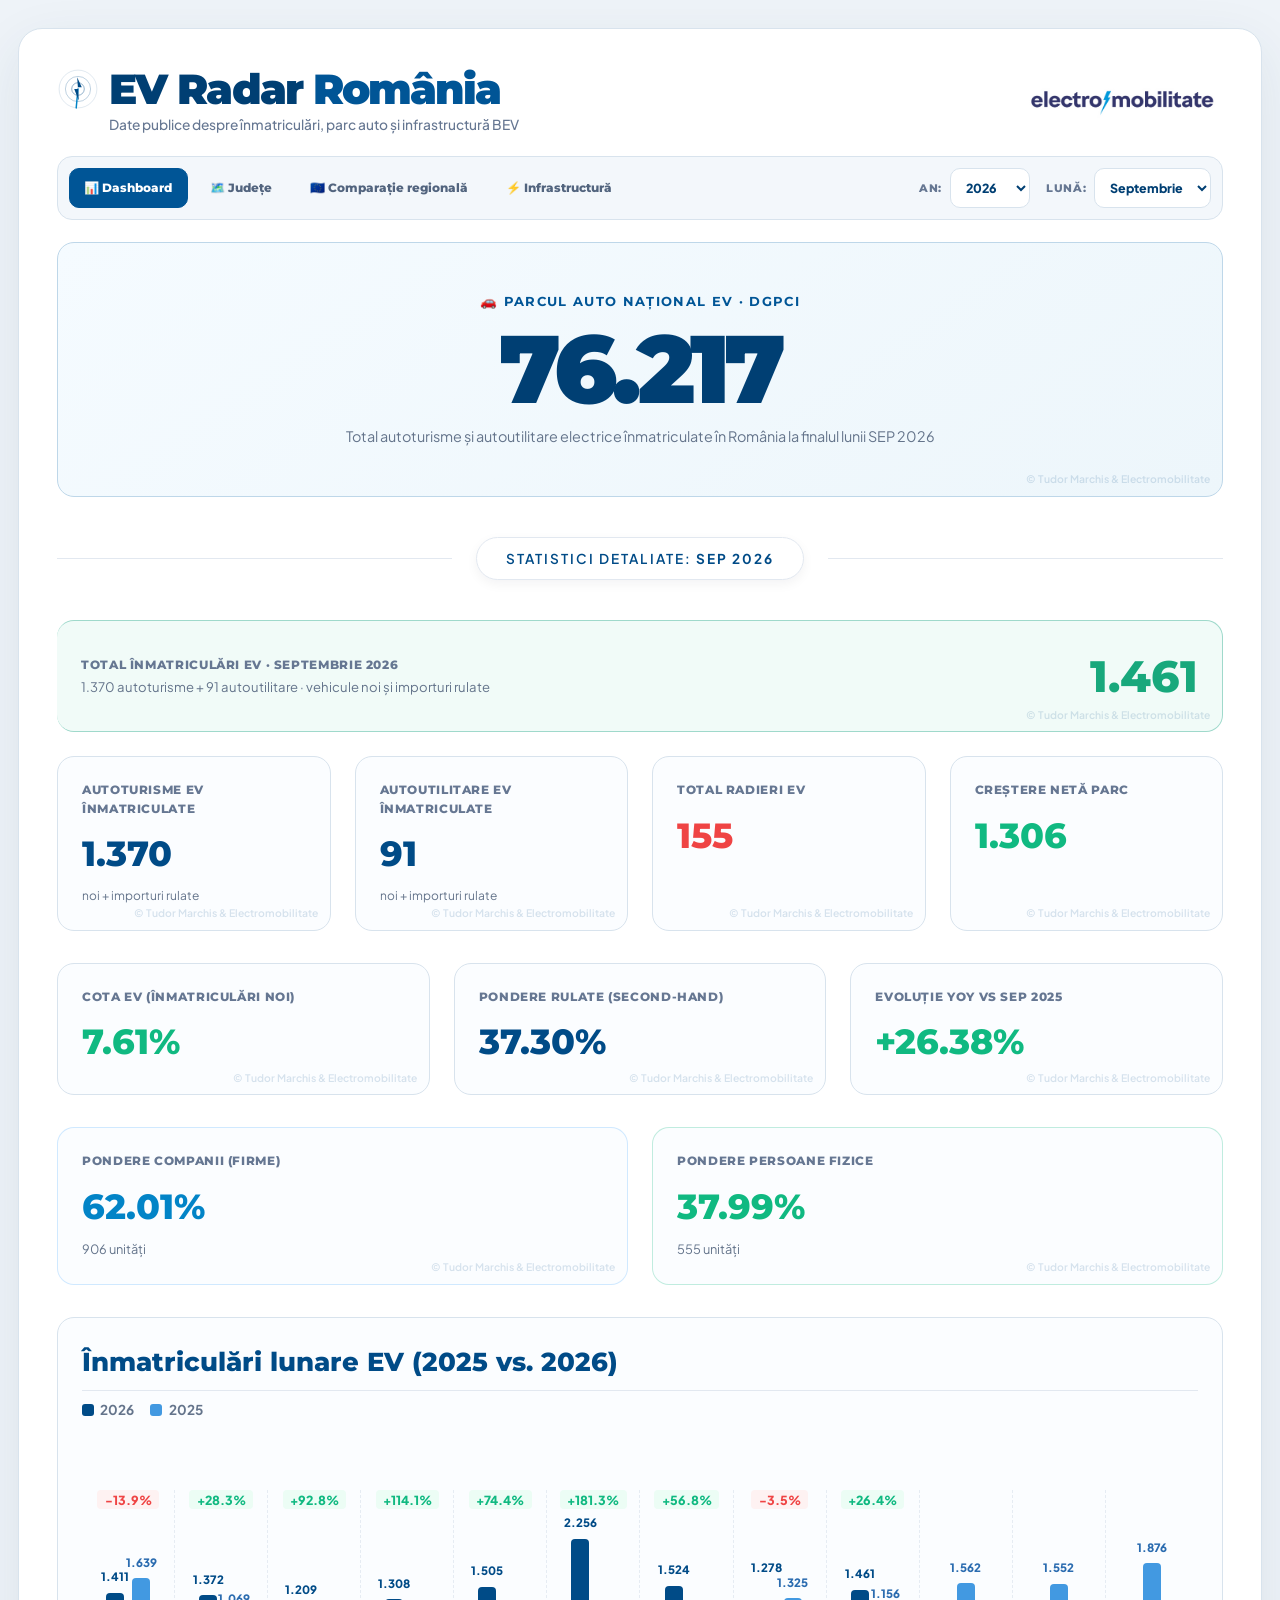
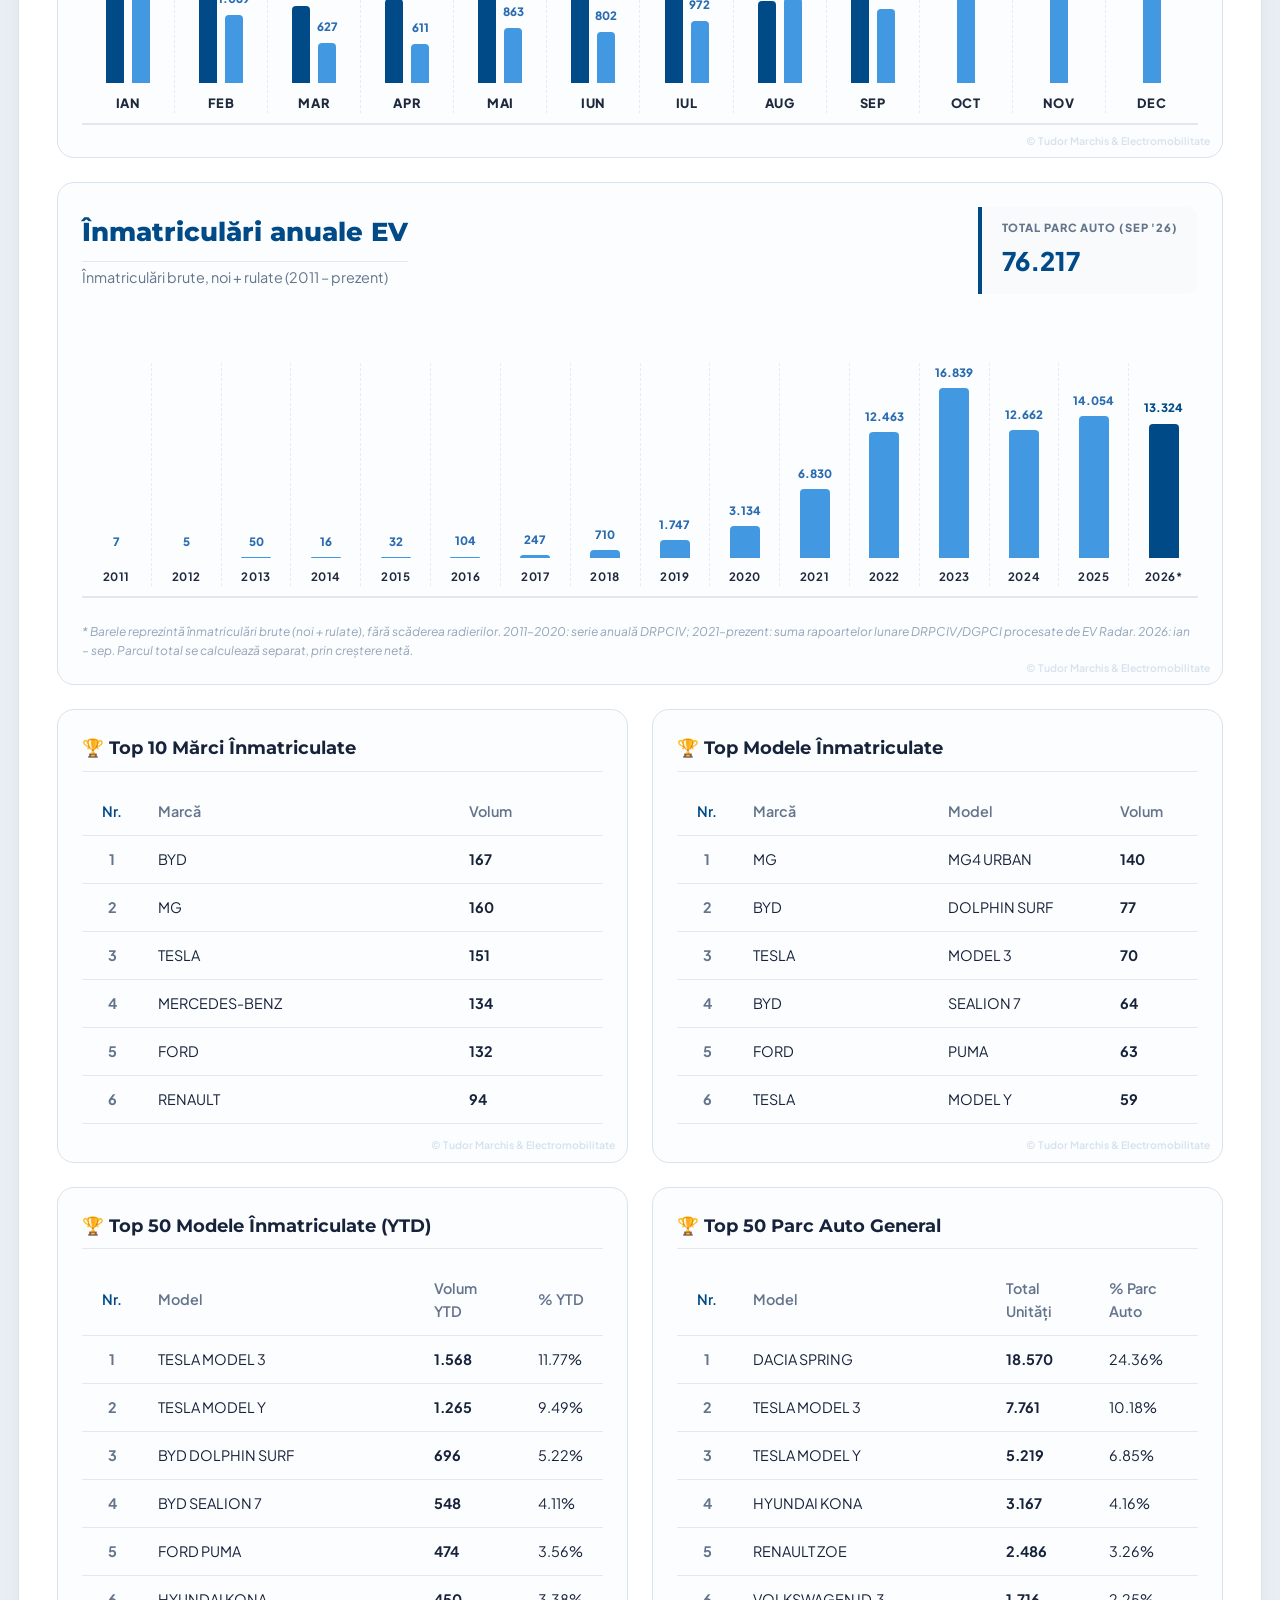
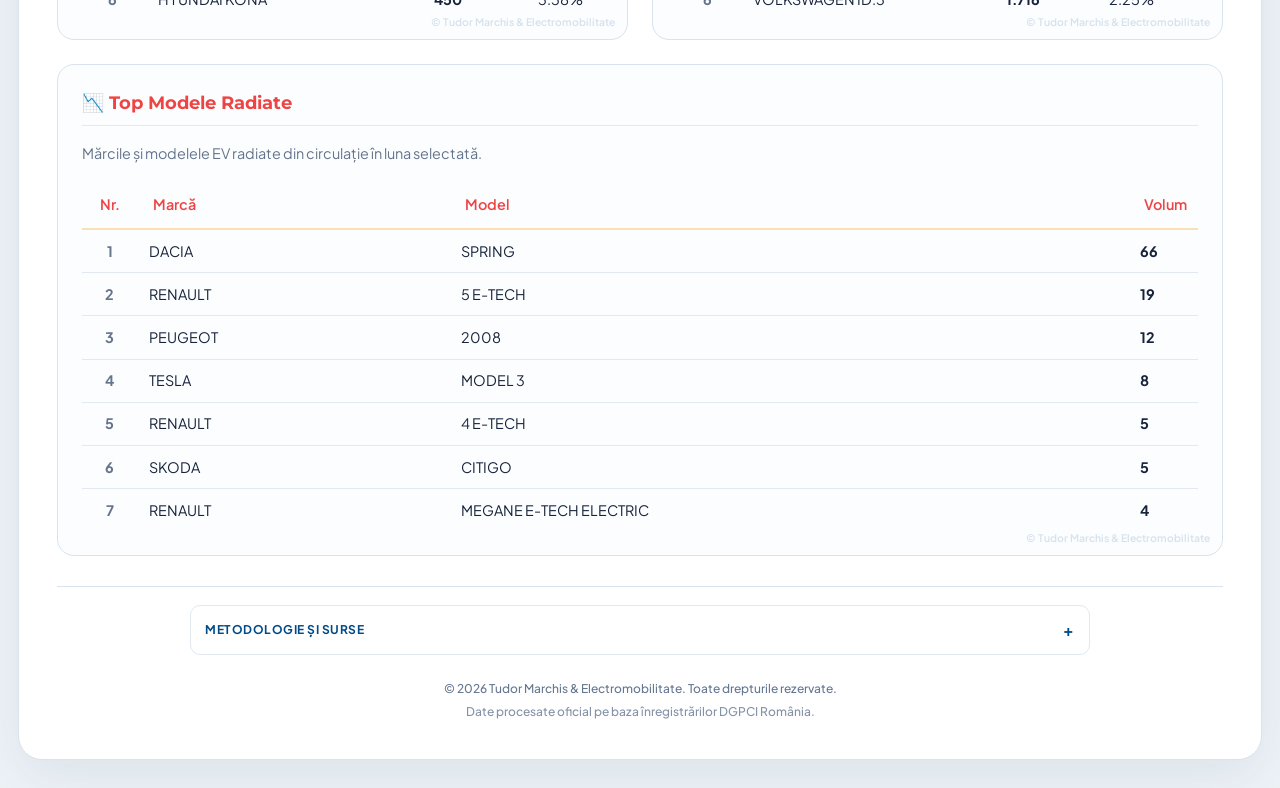
<file: index.html>
<!-- 
  EV Radar România
  Copyright © 2026 Tudor Marchis & Electromobilitate. Toate drepturile rezervate.
  Dezvoltat în scopul monitorizării înmatriculărilor de vehicule electrice.
  Copierea neautorizată a codului sau structurii este strict interzisă.
-->
<!DOCTYPE html>
<html lang="ro">
<head>
    <meta charset="UTF-8">
    <meta name="viewport" content="width=device-width, initial-scale=1.0">
    <meta http-equiv="Cache-Control" content="no-cache, no-store, must-revalidate" />
    <meta http-equiv="Pragma" content="no-cache" />
    <meta http-equiv="Expires" content="0" />
    <link rel="canonical" href="https://evradar.electromobilitate.com/">
    <script>
      if (/\/index\.html$/.test(window.location.pathname)) {
        const rootPath = window.location.pathname.slice(0, -'index.html'.length);
        window.location.replace(rootPath + window.location.search + window.location.hash);
      }
    </script>
    <!-- Google Analytics (GA4) - Monitorizare Statistici Trafic -->
    <script async src="https://www.googletagmanager.com/gtag/js?id=G-B19F9R252Y"></script>
    <script>
      window.dataLayer = window.dataLayer || [];
      function gtag(){dataLayer.push(arguments);}
      gtag('js', new Date());

      gtag('config', 'G-B19F9R252Y');
    </script>
    <!-- Open Graph / Social Media Preview Meta Tags -->
    <meta property="og:type" content="website">
    <meta property="og:url" content="https://evradar.electromobilitate.com/">
    <meta property="og:title" content="EV Radar România - date înmatriculări vehicule electrice">
    <meta property="og:description" content="Procesator și Agregator Lunar de Date Înmatriculări și Radieri EV din România. Partener Electromobilitate.">
    <meta property="og:image" content="https://tudormarchis95-ux.github.io/ev-radar-ro/social_preview.png">

    <!-- Twitter Card Meta Tags -->
    <meta name="twitter:card" content="summary_large_image">
    <meta name="twitter:url" content="https://evradar.electromobilitate.com/">
    <meta name="twitter:title" content="EV Radar România - date înmatriculări vehicule electrice">
    <meta name="twitter:description" content="Procesator și Agregator Lunar de Date Înmatriculări și Radieri EV din România. Partener Electromobilitate.">
    <meta name="twitter:image" content="https://tudormarchis95-ux.github.io/ev-radar-ro/social_preview.png">

    <title>EV Radar România - date înmatriculări vehicule electrice</title>
    <!-- Favicon -->
    <link rel="icon" type="image/x-icon" href="favicon.ico">
    <link rel="icon" type="image/png" sizes="32x32" href="favicon-32x32.png">
    <link rel="apple-touch-icon" sizes="180x180" href="apple-touch-icon.png">
    <link rel="icon" type="image/png" sizes="192x192" href="favicon-192x192.png">
    <link rel="preconnect" href="https://fonts.googleapis.com">
    <link rel="preconnect" href="https://fonts.gstatic.com" crossorigin>
    <link href="https://fonts.googleapis.com/css2?family=Montserrat:wght@400;500;600;700;800;900&family=Plus+Jakarta+Sans:wght@300;400;500;600;700&display=swap" rel="stylesheet">
    <link rel="stylesheet" href="style.css?v=16">
    <link rel="stylesheet" href="site-chrome.css?v=1">
    <style>
        /* Meniu public simplificat */
        .public-controls {
            display: flex;
            justify-content: center;
            align-items: center;
            gap: 1rem;
            margin-bottom: 2rem;
            padding-bottom: 1rem;
            border-bottom: 1px solid var(--border-color);
        }
        .public-controls label {
            font-weight: 700;
            color: var(--primary-color);
            text-transform: uppercase;
            font-size: 0.9rem;
            letter-spacing: 0.05em;
        }
    </style>
</head>
<body class="public-dashboard">
    <div class="app-container">
        <header class="site-header evr-shared-header" style="display: flex; flex-direction: column; align-items: center; gap: 0.75rem; margin-bottom: 3rem;">
            <!-- Logo Partner Electromobilitate -->
            <div class="partner-logo" style="margin-bottom: 0.25rem;">
                <a href="https://electromobilitate.com" target="_blank" rel="noopener">
                    <img src="electromobilitate_logo.png" alt="Electromobilitate Logo" style="height: 48px; display: block; max-width: 100%;">
                </a>
            </div>
            
            <div class="logo-area" style="display: flex; align-items: center; gap: 0.75rem;">
                <!-- Animated EV Radar SVG Logo -->
                <svg class="ev-radar-logo" viewBox="0 0 100 100" width="55" height="55" style="display: block;">
                    <!-- Radar grids -->
                    <circle cx="50" cy="50" r="45" fill="none" stroke="var(--primary-color)" stroke-width="2" opacity="0.15" />
                    <circle cx="50" cy="50" r="30" fill="none" stroke="var(--primary-color)" stroke-width="2" opacity="0.3" />
                    <circle cx="50" cy="50" r="15" fill="none" stroke="var(--primary-color)" stroke-width="2" opacity="0.5" />
                    
                    <!-- Radar sweep animation -->
                    <line x1="50" y1="50" x2="82" y2="18" stroke="var(--secondary-color)" stroke-width="3.5" stroke-linecap="round">
                        <animateTransform 
                            attributeName="transform" 
                            type="rotate" 
                            from="0 50 50" 
                            to="360 50 50" 
                            dur="5s" 
                            repeatCount="indefinite" />
                    </line>
                    
                    <!-- Central Lightning Bolt representing EV -->
                    <polygon points="48,22 59,46 50,46 52,78 41,50 50,50" fill="var(--primary-color)" />
                </svg>
                <h1 style="margin: 0; font-size: 2.8rem; font-weight: 800;">EV Radar <span>România</span></h1>
            </div>
            <p class="subtitle">Date publice despre înmatriculări, parc auto și infrastructură BEV</p>
        </header>

        <!-- Meniu Navigare Public -->
        <div class="nav-header site-nav" style="display: flex; justify-content: space-between; align-items: center; margin-bottom: 2rem; border-bottom: 1px solid var(--border-color); padding-bottom: 1rem; flex-wrap: wrap; gap: 1rem;">
            <div class="nav-links" style="display: flex; gap: 1rem;">
                <a href="./" class="nav-btn active" style="background: var(--primary-color); border: 1px solid var(--primary-color); color: #ffffff; box-shadow: 0 4px 12px rgba(0, 75, 135, 0.2); font-weight: 600; text-decoration: none; padding: 0.5rem 1.25rem; border-radius: 8px; font-size: 0.9rem;">📊 Dashboard</a>
                <a href="judete.html" class="nav-btn">🗺️ Județe</a>
                <a href="comparatie.html" class="nav-btn" style="background: #ffffff; border: 1px solid var(--border-color); color: var(--text-color); font-weight: 600; text-decoration: none; padding: 0.5rem 1.25rem; border-radius: 8px; font-size: 0.9rem; transition: all 0.2s;">🇪🇺 Comparație regională</a>
                <a href="infrastructura.html" class="nav-btn">⚡ Infrastructură</a>
            </div>
            <div class="period-controls" style="display: flex; align-items: center; gap: 0.5rem; flex-wrap: wrap;">
                <label for="public-year-select" style="font-weight: 700; color: var(--primary-color); font-size: 0.85rem; text-transform: uppercase; letter-spacing: 0.05em;">An:</label>
                <select id="public-year-select" class="month-select" style="font-size: 0.9rem; padding: 0.4rem 0.6rem; min-width: 80px;">
                    <option value="2026" selected>2026</option>
                    <option value="2025">2025</option>
                    <option value="2024">2024</option>
                    <option value="2023">2023</option>
                    <option value="2022">2022</option>
                    <option value="2021">2021</option>
                    <option value="2020">2020</option>
                </select>
                
                <label for="public-month-select" style="font-weight: 700; color: var(--primary-color); font-size: 0.85rem; text-transform: uppercase; letter-spacing: 0.05em; margin-left: 0.5rem;">Lună:</label>
                <select id="public-month-select" class="month-select" style="font-size: 0.9rem; padding: 0.4rem 0.6rem; min-width: 110px;">
                    <option value="01|JAN">Ianuarie</option>
                    <option value="02|FEB">Februarie</option>
                    <option value="03|MAR">Martie</option>
                    <option value="04|APR">Aprilie</option>
                    <option value="05|MAY">Mai</option>
                    <option value="06|JUN">Iunie</option>
                    <option value="07|JUL">Iulie</option>
                    <option value="08|AUG">August</option>
                    <option value="09|SEP">Septembrie</option>
                    <option value="10|OCT">Octombrie</option>
                    <option value="11|NOV">Noiembrie</option>
                    <option value="12|DEC">Decembrie</option>
                </select>
            </div>
        </div>

        <main>
             <!-- Dashboard Date -->
             <section class="results-section" id="results-dashboard">
                 <!-- Parcul Auto Hero -->
                 <div class="fleet-hero-card card animate-fade-in" style="margin-bottom: 1.5rem; text-align: center; background: linear-gradient(135deg, rgba(2, 132, 199, 0.08) 0%, rgba(0, 75, 135, 0.03) 100%); border-color: rgba(0, 75, 135, 0.15);">
                     <span class="stat-label" style="font-size: 1.1rem; letter-spacing: 0.1em; color: var(--primary-color); font-weight: 700;">🚗 PARCUL AUTO NAȚIONAL EV · DGPCI</span>
                     <div class="stat-value" id="val-national-fleet" style="font-size: 4rem; font-weight: 900; color: var(--primary-color); text-shadow: none; margin: 0.5rem 0;">0</div>
                     <p style="color: var(--text-muted); font-size: 0.9rem;">Total autoturisme și autoutilitare electrice înmatriculate în România la finalul lunii <span id="fleet-month-name">-</span></p>
                 </div>
 
                 <!-- Delimitator Luna -->
                 <div class="month-divider animate-fade-in">
                     <span>Statistici detaliate: <strong id="divider-month-name">-</strong></span>
                 </div>

                 <div class="monthly-total-card card animate-slide-up" aria-live="polite">
                     <div class="monthly-total-copy">
                         <span class="stat-label">Total înmatriculări EV · <span id="monthly-total-period">-</span></span>
                         <p id="monthly-total-breakdown">Autoturisme + autoutilitare · vehicule noi și importuri rulate</p>
                     </div>
                     <div class="stat-value" id="val-total-reg">0</div>
                 </div>
 
                 <!-- Stats Grid 1 -->
                 <div class="stats-grid grid-4">
                     <div class="stat-card card">
                         <span class="stat-label">Autoturisme EV înmatriculate</span>
                         <div class="stat-value" id="val-auto-reg">0</div>
                         <p style="color: var(--text-muted); font-size: 0.75rem; margin-top: 0.25rem;">noi + importuri rulate</p>
                     </div>
                     <div class="stat-card card">
                         <span class="stat-label">Autoutilitare EV înmatriculate</span>
                         <div class="stat-value" id="val-util-reg">0</div>
                         <p style="color: var(--text-muted); font-size: 0.75rem; margin-top: 0.25rem;">noi + importuri rulate</p>
                     </div>
                     <div class="stat-card card">
                         <span class="stat-label">Total Radieri EV</span>
                         <div class="stat-value warning-value" id="val-total-rad">0</div>
                     </div>
                     <div class="stat-card card">
                         <span class="stat-label">Creștere Netă Parc</span>
                         <div class="stat-value success-value" id="val-net-growth">0</div>
                     </div>
                 </div>
 
                 <!-- Stats Grid 2 -->
                 <div class="stats-grid grid-3" style="margin-top: 1.5rem;">
                     <div class="stat-card card">
                         <span class="stat-label">Cota EV (Înmatriculări Noi)</span>
                         <div class="stat-value success-value" id="val-ev-share">0.00%</div>
                     </div>
                     <div class="stat-card card">
                         <span class="stat-label">Pondere Rulate (Second-Hand)</span>
                         <div class="stat-value" id="val-used-share">0.00%</div>
                     </div>
                     <div class="stat-card card">
                         <span class="stat-label" id="lbl-yoy-growth">Evoluție YoY vs 2025</span>
                         <div class="stat-value success-value" id="val-yoy-growth">0.00%</div>
                     </div>
                 </div>

                 <!-- Stats Grid 3: Companii vs PF -->
                 <div class="stats-grid grid-2" style="margin-top: 1.5rem;">
                     <div class="stat-card card" style="border-color: rgba(79, 172, 254, 0.25);">
                         <span class="stat-label">Pondere Companii (Firme)</span>
                         <div class="stat-value" id="val-firme-pct" style="color: var(--secondary-color);">0.00%</div>
                         <p style="color: var(--text-muted); font-size: 0.8rem; margin-top: 0.25rem;"><span id="val-firme-qty">0</span> unități</p>
                     </div>
                     <div class="stat-card card" style="border-color: rgba(16, 185, 129, 0.25);">
                         <span class="stat-label">Pondere Persoane Fizice</span>
                         <div class="stat-value success-value" id="val-pf-pct">0.00%</div>
                         <p style="color: var(--text-muted); font-size: 0.8rem; margin-top: 0.25rem;"><span id="val-pf-qty">0</span> unități</p>
                     </div>
                 </div>
 
                 <!-- Grafice Istorice și Comparative -->
                 <div class="historical-charts-grid" style="margin-top: 1.5rem; display: grid; grid-template-columns: 1fr; gap: 1.5rem;">
                     <!-- Card 1: Comparatie 2025 vs 2026 -->
                     <div class="details-card card">
                         <h3 style="font-size: 1.6rem; font-weight: 800; color: #004b87; margin-bottom: 0.5rem;">Înmatriculări lunare EV (2025 vs. 2026)</h3>
                         
                         <!-- Legenda sus stanga -->
                         <div style="display: flex; gap: 1rem; margin-bottom: 1rem; font-size: 0.85rem; font-weight: 700; color: #64748b;">
                             <div style="display: flex; align-items: center; gap: 0.4rem;">
                                 <div style="width: 12px; height: 12px; background: #004b87; border-radius: 3px;"></div> 2026
                             </div>
                             <div style="display: flex; align-items: center; gap: 0.4rem;">
                                 <div style="width: 12px; height: 12px; background: #4299e1; border-radius: 3px;"></div> 2025
                             </div>
                         </div>

                         <div class="v-chart-scroll-wrapper">
                              <div class="v-chart-container" id="monthly-comp-list">
                                  <!-- Generat din JS -->
                              </div>
                          </div>
                     </div>

                     <!-- Card 2: Evolutie Anuala 2011 - Prezent -->
                     <div class="details-card card">
                         <div style="display: flex; justify-content: space-between; align-items: center; gap: 1rem; flex-wrap: wrap; margin-bottom: 1.5rem;">
                             <div>
                                 <h3 style="font-size: 1.6rem; font-weight: 800; color: #004b87; margin-bottom: 0.25rem;">Înmatriculări anuale EV</h3>
                                 <p class="section-desc" style="margin-bottom: 0;">Înmatriculări brute, noi + rulate (2011 – prezent)</p>
                             </div>
                             <div class="annual-summary-box">
                                 <span class="annual-summary-title" id="annual-summary-title">TOTAL PARC AUTO (APR '26)</span>
                                 <span class="annual-summary-value" id="val-fleet-summary">68.871</span>
                             </div>
                         </div>

                         <div class="v-chart-scroll-wrapper">
                              <div class="v-chart-container" id="annual-evolution-list">
                                  <!-- Generat din JS -->
                              </div>
                          </div>
                         
                         <p style="font-size: 0.75rem; color: #94a3b8; font-style: italic; margin-top: 1rem;" id="annual-chart-caption">
                             * Date aferente anului 2026 sunt în curs de actualizare.
                         </p>
                     </div>
                 </div>
 
                 <!-- Tables Grid -->
                 <div class="stats-grid grid-2" style="margin-top: 1.5rem; margin-bottom: 1.5rem;">
                      <!-- Top 10 Marci -->
                      <div class="details-card card">
                          <h3>🏆 Top 10 Mărci Înmatriculate</h3>
                          <div class="table-container">
                              <table>
                                  <thead>
                                      <tr>
                                          <th style="width: 60px; text-align: center; color: var(--primary-color);">Nr.</th>
                                          <th>Marcă</th>
                                          <th>Volum</th>
                                      </tr>
                                  </thead>
                                  <tbody id="top-brands-tbody">
                                      <!-- Randurile vor fi adaugate din JS -->
                                  </tbody>
                              </table>
                          </div>
                      </div>
 
                      <!-- Top 20 Modele -->
                      <div class="details-card card">
                          <h3>🏆 Top Modele Înmatriculate</h3>
                          <div class="table-container">
                              <table>
                                  <thead>
                                      <tr>
                                          <th style="width: 60px; text-align: center; color: var(--primary-color);">Nr.</th>
                                          <th>Marcă</th>
                                          <th>Model</th>
                                          <th>Volum</th>
                                      </tr>
                                  </thead>
                                  <tbody id="top-models-tbody">
                                      <!-- Randurile vor fi adaugate din JS -->
                                  </tbody>
                              </table>
                          </div>
                      </div>
                  </div>
 
                  <!-- Tables Grid 2 (Top 50 YTD & Parc Auto General) -->
                  <div class="stats-grid grid-2" id="top50-tables-grid" style="margin-top: 1.5rem; margin-bottom: 1.5rem; display: none;">
                       <!-- Top 50 YTD -->
                       <div class="details-card card">
                           <h3>🏆 Top 50 Modele Înmatriculate (YTD)</h3>
                           <div class="table-container">
                               <table>
                                   <thead>
                                       <tr>
                                           <th style="width: 60px; text-align: center; color: var(--primary-color);">Nr.</th>
                                           <th>Model</th>
                                           <th>Volum YTD</th>
                                           <th>% YTD</th>
                                       </tr>
                                   </thead>
                                   <tbody id="top-50-ytd-tbody">
                                       <!-- Randurile vor fi adaugate din JS -->
                                   </tbody>
                               </table>
                           </div>
                       </div>
 
                       <!-- Top 50 Parc General -->
                       <div class="details-card card">
                           <h3>🏆 Top 50 Parc Auto General</h3>
                           <div class="table-container">
                               <table>
                                   <thead>
                                       <tr>
                                           <th style="width: 60px; text-align: center; color: var(--primary-color);">Nr.</th>
                                           <th>Model</th>
                                           <th>Total Unități</th>
                                           <th>% Parc Auto</th>
                                       </tr>
                                   </thead>
                                   <tbody id="top-50-parc-tbody">
                                       <!-- Randurile vor fi adaugate din JS -->
                                   </tbody>
                               </table>
                           </div>
                       </div>
                  </div>
 
                 <!-- Top Radieri -->
                 <div class="details-card card animate-slide-up radieri-card" style="margin-top: 1.5rem;">
                     <h3 style="color: var(--warning-color);">📉 Top Modele Radiate</h3>
                     <p class="section-desc" style="margin-bottom: 1rem;">Mărcile și modelele EV radiate din circulație în luna selectată.</p>
                     <div class="table-container">
                         <table class="radieri-table">
                             <thead>
                                 <tr>
                                     <th class="col-nr" style="color: var(--warning-color);">Nr.</th>
                                     <th class="col-marca">Marcă</th>
                                     <th class="col-model">Model</th>
                                     <th class="col-volum">Volum</th>
                                 </tr>
                             </thead>
                             <tbody id="top-rad-tbody">
                                 <!-- Rândurile vor fi adăugate din JS -->
                             </tbody>
                         </table>
                     </div>
                 </div>
             </section>
         </main>
         
         <footer style="margin-top: 4rem; padding-top: 2rem; border-top: 1px solid var(--border-color); text-align: center; color: var(--text-muted); font-size: 0.85rem; font-weight: 500;">
             <details class="footer-methodology">
                 <summary>Metodologie și surse</summary>
                 <div>
                     <p><strong>Parc național:</strong> stoc DGPCI la 31 decembrie 2025, actualizat lunar cu înmatriculări minus radieri; include M1, M1G și N1.</p>
                     <p><strong>Comparație europeană:</strong> seria armonizată EAFO pentru autoturisme M1. Din cauza definițiilor diferite, totalurile nu sunt direct comparabile. <a href="comparatie.html">Vezi comparația</a>.</p>
                 </div>
             </details>
             <p>© 2026 Tudor Marchis & Electromobilitate. Toate drepturile rezervate.</p>
             <p style="margin-top: 0.25rem; font-size: 0.75rem; opacity: 0.8;">Date procesate oficial pe baza înregistrărilor DGPCI România.</p>
         </footer>
     </div>
    
    <script src="public.js?v=20260904_2"></script>
</body>
</html>
</file>
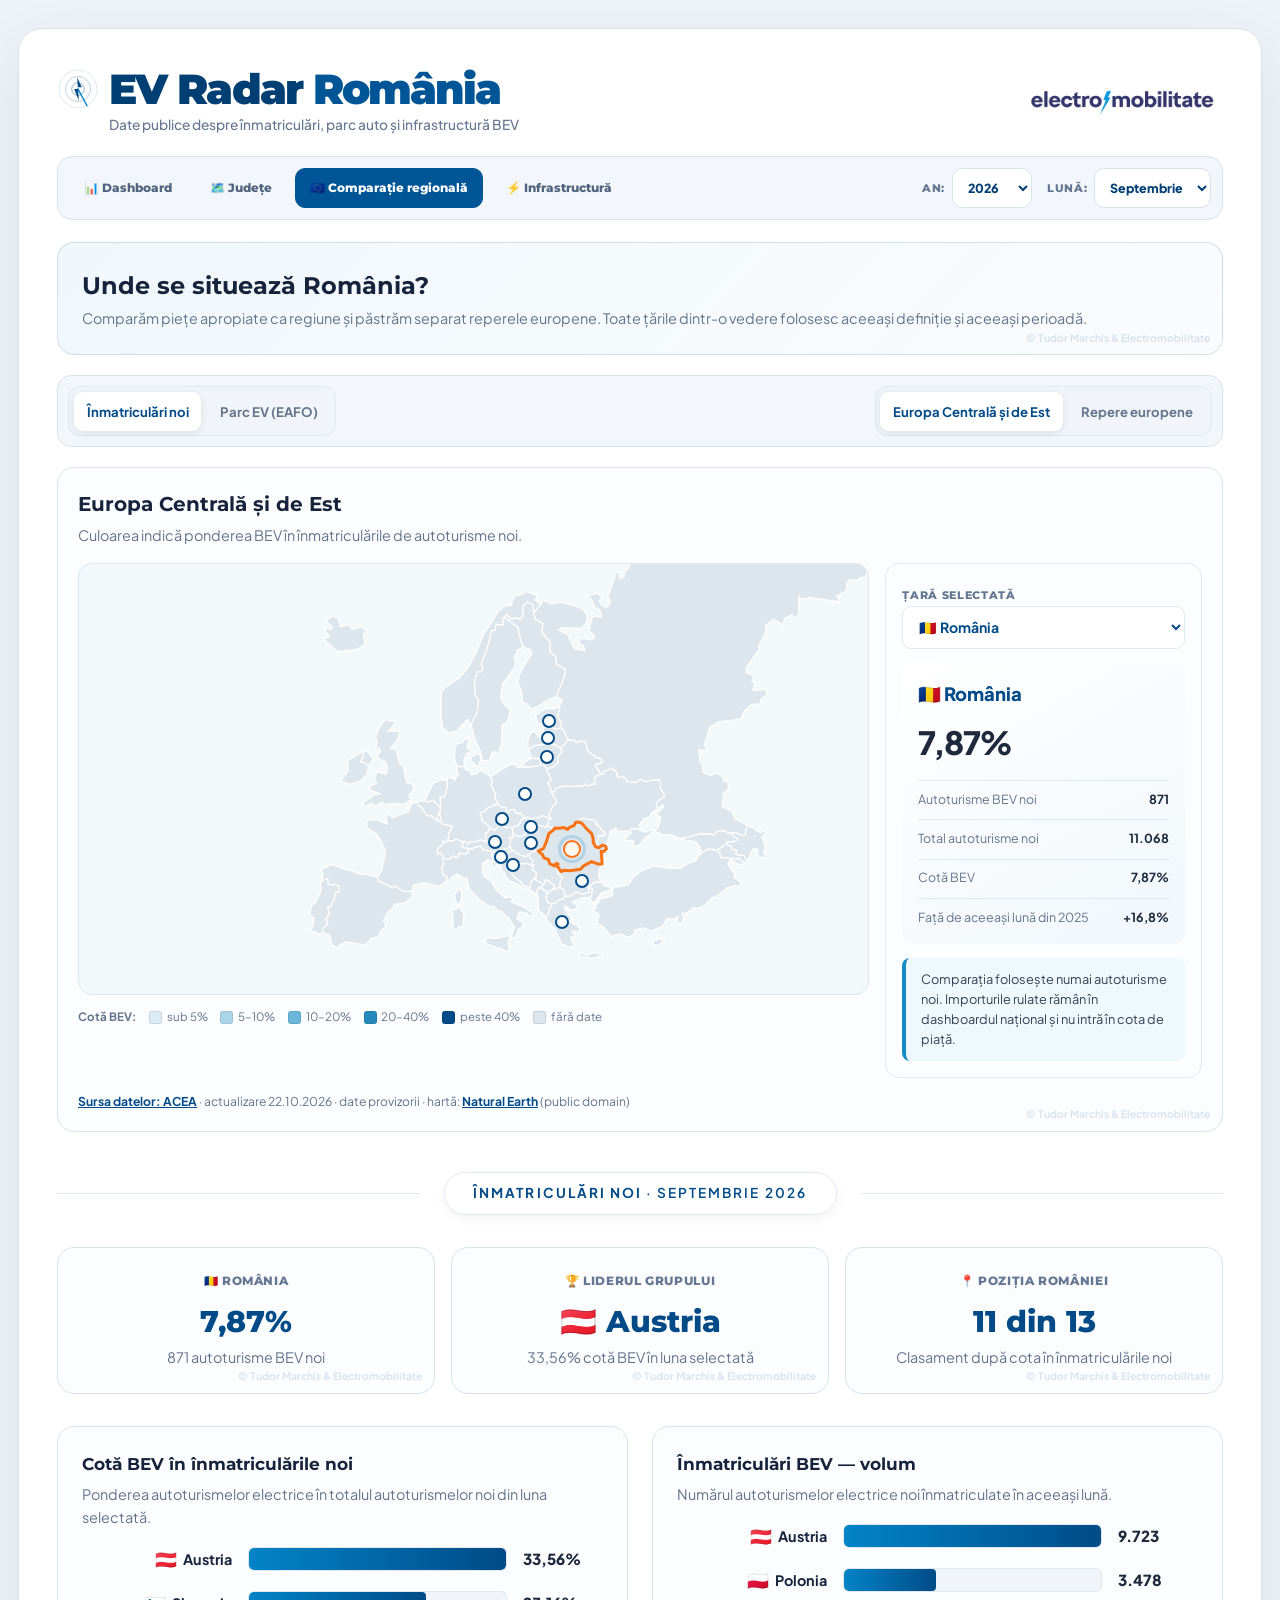
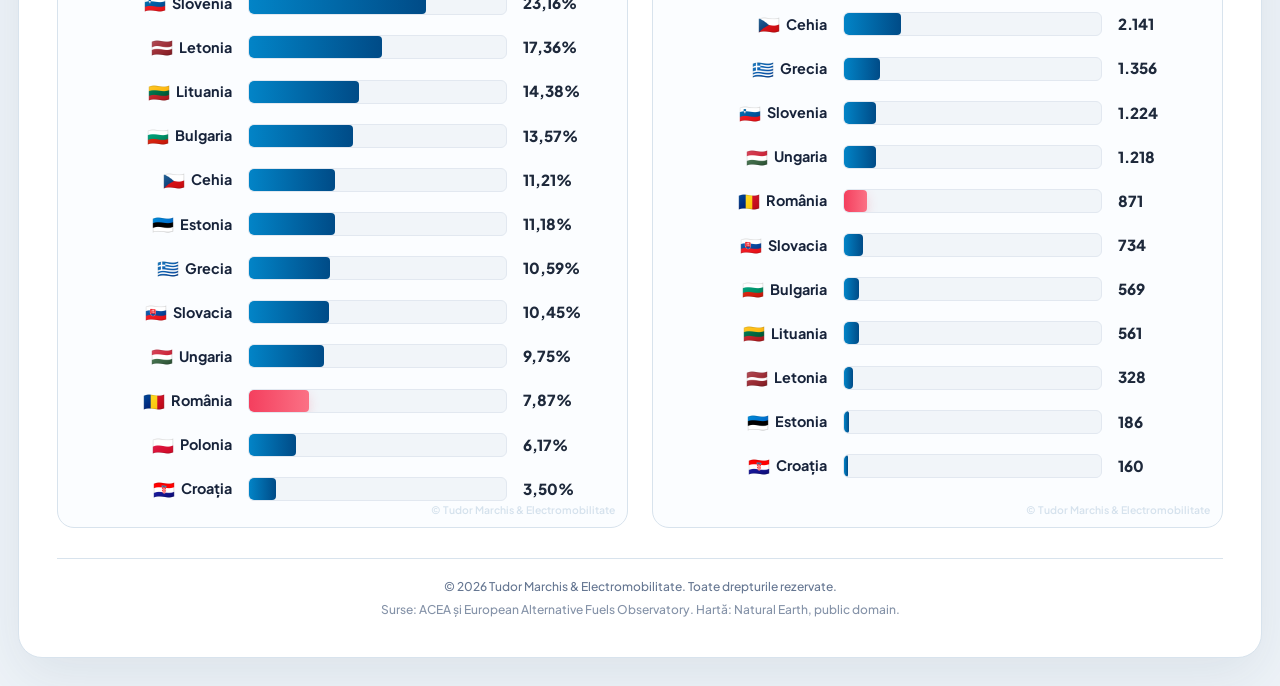
<file: comparatie.html>
<!-- 
  EV Radar România
  Copyright © 2026 Tudor Marchis & Electromobilitate. Toate drepturile rezervate.
  Dezvoltat în scopul monitorizării înmatriculărilor de vehicule electrice.
  Copierea neautorizată a codului sau structurii este strict interzisă.
-->
<!DOCTYPE html>
<html lang="ro">
<head>
    <meta charset="UTF-8">
    <meta name="viewport" content="width=device-width, initial-scale=1.0">
    <meta http-equiv="Cache-Control" content="no-cache, no-store, must-revalidate" />
    <meta http-equiv="Pragma" content="no-cache" />
    <meta http-equiv="Expires" content="0" />
    <!-- Open Graph / Social Media Preview Meta Tags -->
    <meta property="og:type" content="website">
    <link rel="canonical" href="https://evradar.electromobilitate.com/comparatie.html">
    <meta property="og:url" content="https://evradar.electromobilitate.com/comparatie.html">
    <meta property="og:title" content="Comparație Europeană EV - EV Radar România">
    <meta property="og:description" content="Procesator și Agregator Lunar de Date Înmatriculări și Radieri EV din România. Partener Electromobilitate.">
    <meta property="og:image" content="https://tudormarchis95-ux.github.io/ev-radar-ro/social_preview.png">

    <!-- Twitter Card Meta Tags -->
    <meta name="twitter:card" content="summary_large_image">
    <meta name="twitter:url" content="https://evradar.electromobilitate.com/comparatie.html">
    <meta name="twitter:title" content="Comparație Europeană EV - EV Radar România">
    <meta name="twitter:description" content="Procesator și Agregator Lunar de Date Înmatriculări și Radieri EV din România. Partener Electromobilitate.">
    <meta name="twitter:image" content="https://tudormarchis95-ux.github.io/ev-radar-ro/social_preview.png">

    <title>Comparație Europeană EV - EV Radar România</title>
    <!-- Favicon -->
    <link rel="icon" type="image/x-icon" href="favicon.ico">
    <link rel="icon" type="image/png" sizes="32x32" href="favicon-32x32.png">
    <link rel="apple-touch-icon" sizes="180x180" href="apple-touch-icon.png">
    <link rel="icon" type="image/png" sizes="192x192" href="favicon-192x192.png">
    <link rel="preconnect" href="https://fonts.googleapis.com">
    <link rel="preconnect" href="https://fonts.gstatic.com" crossorigin>
    <link href="https://fonts.googleapis.com/css2?family=Montserrat:wght@400;500;600;700;800;900&family=Plus+Jakarta+Sans:wght@300;400;500;600;700&display=swap" rel="stylesheet">
    <link rel="stylesheet" href="style.css?v=17">
    <link rel="stylesheet" href="site-chrome.css?v=1">
    <script async src="https://www.googletagmanager.com/gtag/js?id=G-B19F9R252Y"></script>
    <script>
        window.dataLayer = window.dataLayer || [];
        function gtag(){dataLayer.push(arguments);}
        gtag('js', new Date());
        gtag('config', 'G-B19F9R252Y');
    </script>
    <style>
        .nav-header {
            display: flex;
            justify-content: space-between;
            align-items: center;
            margin-bottom: 2rem;
            border-bottom: 1px solid var(--border-color);
            padding-bottom: 1rem;
        }
        .nav-links {
            display: flex;
            gap: 1rem;
        }
        .nav-btn {
            background: #ffffff;
            border: 1px solid var(--border-color);
            color: var(--text-color);
            padding: 0.5rem 1.25rem;
            border-radius: 8px;
            text-decoration: none;
            font-weight: 600;
            font-size: 0.9rem;
            transition: all 0.2s;
        }
        .nav-btn:hover {
            background: #f1f5f9;
        }
        .nav-btn.active {
            background: var(--primary-color);
            border-color: var(--primary-color);
            color: #ffffff;
            box-shadow: 0 4px 12px rgba(0, 75, 135, 0.2);
        }
        
        .comp-grid {
            display: grid;
            grid-template-columns: 2fr 1fr;
            gap: 1.5rem;
            margin-bottom: 2rem;
        }
        @media (max-width: 992px) {
            .comp-grid {
                grid-template-columns: 1fr;
            }
        }
        
        /* Bar chart elements */
        .chart-card h3 {
            font-size: 1.25rem;
            margin-bottom: 1.5rem;
            display: flex;
            align-items: center;
            gap: 0.5rem;
        }
        .bar-list {
            display: flex;
            flex-direction: column;
            gap: 1rem;
        }
        .bar-item {
            display: flex;
            align-items: center;
            gap: 1rem;
        }
        .country-label {
            width: 150px;
            font-weight: 700;
            font-size: 0.9rem;
            text-align: right;
            display: flex;
            align-items: center;
            justify-content: flex-end;
            gap: 0.4rem;
        }
        .country-flag {
            font-size: 1.1rem;
        }
        .bar-track {
            flex: 1;
            background: #f1f5f9;
            height: 24px;
            border-radius: 6px;
            overflow: hidden;
            border: 1px solid var(--border-color);
            position: relative;
        }
        .bar-fill {
            height: 100%;
            border-radius: 4px;
            transition: width 1s cubic-bezier(0.4, 0, 0.2, 1);
            background: linear-gradient(90deg, var(--secondary-color), var(--primary-color));
            box-shadow: none;
        }
        .bar-fill.highlight {
            background: linear-gradient(90deg, #f43f5e, #fb7185) !important;
            box-shadow: 0 4px 12px rgba(244, 63, 94, 0.2) !important;
        }
        .bar-value {
            width: 80px;
            font-weight: 800;
            font-size: 0.95rem;
            color: var(--text-color);
        }
        
        .adoption-badge {
            background: rgba(16, 185, 129, 0.15);
            color: var(--success-color);
            border: 1px solid rgba(16, 185, 129, 0.2);
            padding: 0.25rem 0.6rem;
            border-radius: 12px;
            font-size: 0.8rem;
            font-weight: 700;
        }
        .adoption-badge.low {
            background: rgba(239, 68, 68, 0.15);
            color: var(--warning-color);
            border: 1px solid rgba(239, 68, 68, 0.2);
        }
        .adoption-badge.medium {
            background: rgba(245, 158, 11, 0.15);
            color: #f59e0b;
            border: 1px solid rgba(245, 158, 11, 0.2);
        }
    </style>
</head>
<body class="comparison-page">
    <div class="app-container">
        <header class="site-header evr-shared-header" style="display: flex; flex-direction: column; align-items: center; gap: 0.75rem; margin-bottom: 3rem;">
            <!-- Logo Partner Electromobilitate -->
            <div class="partner-logo" style="margin-bottom: 0.25rem;">
                <a href="https://electromobilitate.com" target="_blank" rel="noopener">
                    <img src="electromobilitate_logo.png" alt="Electromobilitate Logo" style="height: 48px; display: block; max-width: 100%;">
                </a>
            </div>
            
            <div class="logo-area" style="display: flex; align-items: center; gap: 0.75rem;">
                <!-- Animated EV Radar SVG Logo -->
                <svg class="ev-radar-logo" viewBox="0 0 100 100" width="55" height="55" style="display: block;">
                    <!-- Radar grids -->
                    <circle cx="50" cy="50" r="45" fill="none" stroke="var(--primary-color)" stroke-width="2" opacity="0.15" />
                    <circle cx="50" cy="50" r="30" fill="none" stroke="var(--primary-color)" stroke-width="2" opacity="0.3" />
                    <circle cx="50" cy="50" r="15" fill="none" stroke="var(--primary-color)" stroke-width="2" opacity="0.5" />
                    
                    <!-- Radar sweep animation -->
                    <line x1="50" y1="50" x2="82" y2="18" stroke="var(--secondary-color)" stroke-width="3.5" stroke-linecap="round">
                        <animateTransform 
                            attributeName="transform" 
                            type="rotate" 
                            from="0 50 50" 
                            to="360 50 50" 
                            dur="5s" 
                            repeatCount="indefinite" />
                    </line>
                    
                    <!-- Central Lightning Bolt representing EV -->
                    <polygon points="48,22 59,46 50,46 52,78 41,50 50,50" fill="var(--primary-color)" />
                </svg>
                <h1 style="margin: 0; font-size: 2.8rem; font-weight: 800;">EV Radar <span>România</span></h1>
            </div>
            <p class="subtitle">Date publice despre înmatriculări, parc auto și infrastructură BEV</p>
        </header>

        <!-- Meniu Navigare -->
        <div class="nav-header site-nav" style="display: flex; justify-content: space-between; align-items: center; margin-bottom: 2rem; border-bottom: 1px solid var(--border-color); padding-bottom: 1rem; flex-wrap: wrap; gap: 1rem;">
            <div class="nav-links" style="display: flex; gap: 1rem;">
                <a href="./" class="nav-btn" style="background: #ffffff; border: 1px solid var(--border-color); color: var(--text-color); font-weight: 600; text-decoration: none; padding: 0.5rem 1.25rem; border-radius: 8px; font-size: 0.9rem; transition: all 0.2s;">📊 Dashboard</a>
                <a href="judete.html" class="nav-btn">🗺️ Județe</a>
                <a href="comparatie.html" class="nav-btn active" style="background: var(--primary-color); border: 1px solid var(--primary-color); color: #ffffff; box-shadow: 0 4px 12px rgba(0, 75, 135, 0.2); font-weight: 600; text-decoration: none; padding: 0.5rem 1.25rem; border-radius: 8px; font-size: 0.9rem;">🇪🇺 Comparație regională</a>
                <a href="infrastructura.html" class="nav-btn">⚡ Infrastructură</a>
            </div>
            <div id="registration-period-controls" class="comparison-period-controls">
                <label for="public-year-select" style="font-weight: 700; color: var(--primary-color); font-size: 0.85rem; text-transform: uppercase; letter-spacing: 0.05em;">An:</label>
                <select id="public-year-select" class="month-select" style="font-size: 0.9rem; padding: 0.4rem 0.6rem; min-width: 80px;">
                    <option value="2026" selected>2026</option>
                    <option value="2025">2025</option>
                    <option value="2024">2024</option>
                    <option value="2023">2023</option>
                    <option value="2022">2022</option>
                    <option value="2021">2021</option>
                    <option value="2020">2020</option>
                </select>
                
                <label for="public-month-select" style="font-weight: 700; color: var(--primary-color); font-size: 0.85rem; text-transform: uppercase; letter-spacing: 0.05em; margin-left: 0.5rem;">Lună:</label>
                <select id="public-month-select" class="month-select" style="font-size: 0.9rem; padding: 0.4rem 0.6rem; min-width: 110px;">
                    <option value="01|JAN">Ianuarie</option>
                    <option value="02|FEB">Februarie</option>
                    <option value="03|MAR">Martie</option>
                    <option value="04|APR">Aprilie</option>
                    <option value="05|MAY" selected>Mai</option>
                    <option value="06|JUN">Iunie</option>
                    <option value="07|JUL">Iulie</option>
                    <option value="08|AUG">August</option>
                    <option value="09|SEP">Septembrie</option>
                    <option value="10|OCT">Octombrie</option>
                    <option value="11|NOV">Noiembrie</option>
                    <option value="12|DEC">Decembrie</option>
                </select>
            </div>
            <div id="fleet-period-label" class="comparison-period-controls is-hidden" aria-live="polite">
                <span class="comparison-period-label">Perioadă:</span>
                <strong id="fleet-period-value">-</strong>
            </div>
        </div>

        <main>
            <section class="card animate-fade-in" style="margin-bottom: 1.25rem; background: linear-gradient(135deg, rgba(2, 132, 199, 0.06), rgba(0, 75, 135, 0.02)); border-color: rgba(0, 75, 135, 0.15);">
                <h2>Unde se situează România?</h2>
                <p id="comparison-intro" class="section-desc" style="margin: 0; line-height: 1.7;">
                    Comparăm piețe apropiate ca regiune și păstrăm separat reperele europene. Toate țările dintr-o vedere folosesc aceeași definiție și aceeași perioadă.
                </p>
            </section>

            <div class="comparison-toolbar animate-fade-in">
                <div class="toggle-group" aria-label="Indicator comparat">
                    <button type="button" class="toggle-button" data-metric="registrations" aria-pressed="true">Înmatriculări noi</button>
                    <button type="button" class="toggle-button" data-metric="fleet" aria-pressed="false">Parc EV (EAFO)</button>
                </div>
                <div class="toggle-group" aria-label="Grup de țări">
                    <button type="button" class="toggle-button" data-group="regional" aria-pressed="true">Europa Centrală și de Est</button>
                    <button type="button" class="toggle-button" data-group="benchmarks" aria-pressed="false">Repere europene</button>
                </div>
            </div>

            <section class="card comparison-map-card animate-slide-up" aria-labelledby="map-card-title">
                <div class="map-card-header">
                    <div>
                        <h2 id="map-card-title">Hartă regională a adopției EV</h2>
                        <p id="map-subtitle" class="section-desc" style="margin-bottom: 0;">Culoarea indică ponderea BEV în înmatriculările noi.</p>
                    </div>
                </div>

                <div class="map-layout">
                    <div>
                        <div class="map-shell" id="map-shell">
                            <svg id="europe-map" viewBox="0 0 920 620" preserveAspectRatio="xMidYMid meet" role="img" aria-label="Harta comparativă a pieței auto electrice din Europa" aria-describedby="map-svg-description">
                                <desc id="map-svg-description">Selectați o țară pentru a vedea indicatorii detaliați.</desc>
                                <g id="europe-map-countries"></g>
                                <g id="europe-map-outlines" aria-hidden="true"></g>
                                <g id="europe-map-markers"></g>
                            </svg>
                            <div id="map-hotspots" class="map-hotspots" aria-label="Selectare rapidă pe hartă"></div>
                            <div id="map-tooltip" class="map-tooltip" role="tooltip" aria-hidden="true"></div>
                        </div>
                        <div id="map-legend" class="map-legend" aria-label="Legenda culorilor"></div>
                    </div>

                    <aside class="map-side-panel" aria-label="Detalii țară">
                        <div>
                            <label for="country-select" class="comparison-period-label">Țară selectată</label>
                            <select id="country-select" class="country-select"></select>
                        </div>
                        <div id="selected-country-card" class="selected-country-card" aria-live="polite">
                            <div id="selected-country-name" class="selected-country-name">România 🇷🇴</div>
                            <div id="selected-country-value" class="selected-country-value">-</div>
                            <div id="selected-country-stats" class="selected-country-stats"></div>
                        </div>
                        <div id="comparison-method-note" class="comparison-notice"></div>
                    </aside>
                </div>

                <p id="comparison-source-note" class="comparison-source-note"></p>
            </section>

            <div class="month-divider animate-fade-in" style="margin-bottom: 2rem;">
                <span><strong id="divider-metric-name">Înmatriculări noi</strong> · <span id="divider-period-name">-</span></span>
            </div>

            <section class="comparison-summary-grid animate-slide-up" aria-label="Indicatori rapizi">
                <div class="card comparison-summary-card">
                    <span class="stat-label">🇷🇴 România</span>
                    <div class="stat-value" id="summary-romania-value">-</div>
                    <p id="summary-romania-note" class="section-desc" style="margin: 0;">-</p>
                </div>
                <div class="card comparison-summary-card">
                    <span class="stat-label">🏆 Liderul grupului</span>
                    <div class="stat-value" id="summary-leader-value">-</div>
                    <p id="summary-leader-note" class="section-desc" style="margin: 0;">-</p>
                </div>
                <div class="card comparison-summary-card">
                    <span class="stat-label">📍 Poziția României</span>
                    <div class="stat-value" id="summary-romania-rank">-</div>
                    <p id="summary-rank-note" class="section-desc" style="margin: 0;">-</p>
                </div>
            </section>

            <div class="comparison-details-grid">
                <section class="card chart-card animate-slide-up">
                    <h3 id="share-chart-title">Cotă BEV</h3>
                    <p id="share-chart-description" class="section-desc">-</p>
                    <div class="bar-list" id="market-share-list"></div>
                </section>
                <section class="card chart-card animate-slide-up" style="animation-delay: 0.1s;">
                    <h3 id="volume-chart-title">Volum BEV</h3>
                    <p id="volume-chart-description" class="section-desc">-</p>
                    <div class="bar-list" id="volumes-list"></div>
                </section>
            </div>
        </main>
         
         <footer style="margin-top: 4rem; padding-top: 2rem; border-top: 1px solid var(--border-color); text-align: center; color: var(--text-muted); font-size: 0.85rem; font-weight: 500;">
             <p>© 2026 Tudor Marchis & Electromobilitate. Toate drepturile rezervate.</p>
             <p style="margin-top: 0.25rem; font-size: 0.75rem; opacity: 0.8;">Surse: ACEA și European Alternative Fuels Observatory. Hartă: Natural Earth, public domain.</p>
         </footer>
     </div>
    <script src="comparatie.js?v=12"></script>
</body>
</html>
</file>
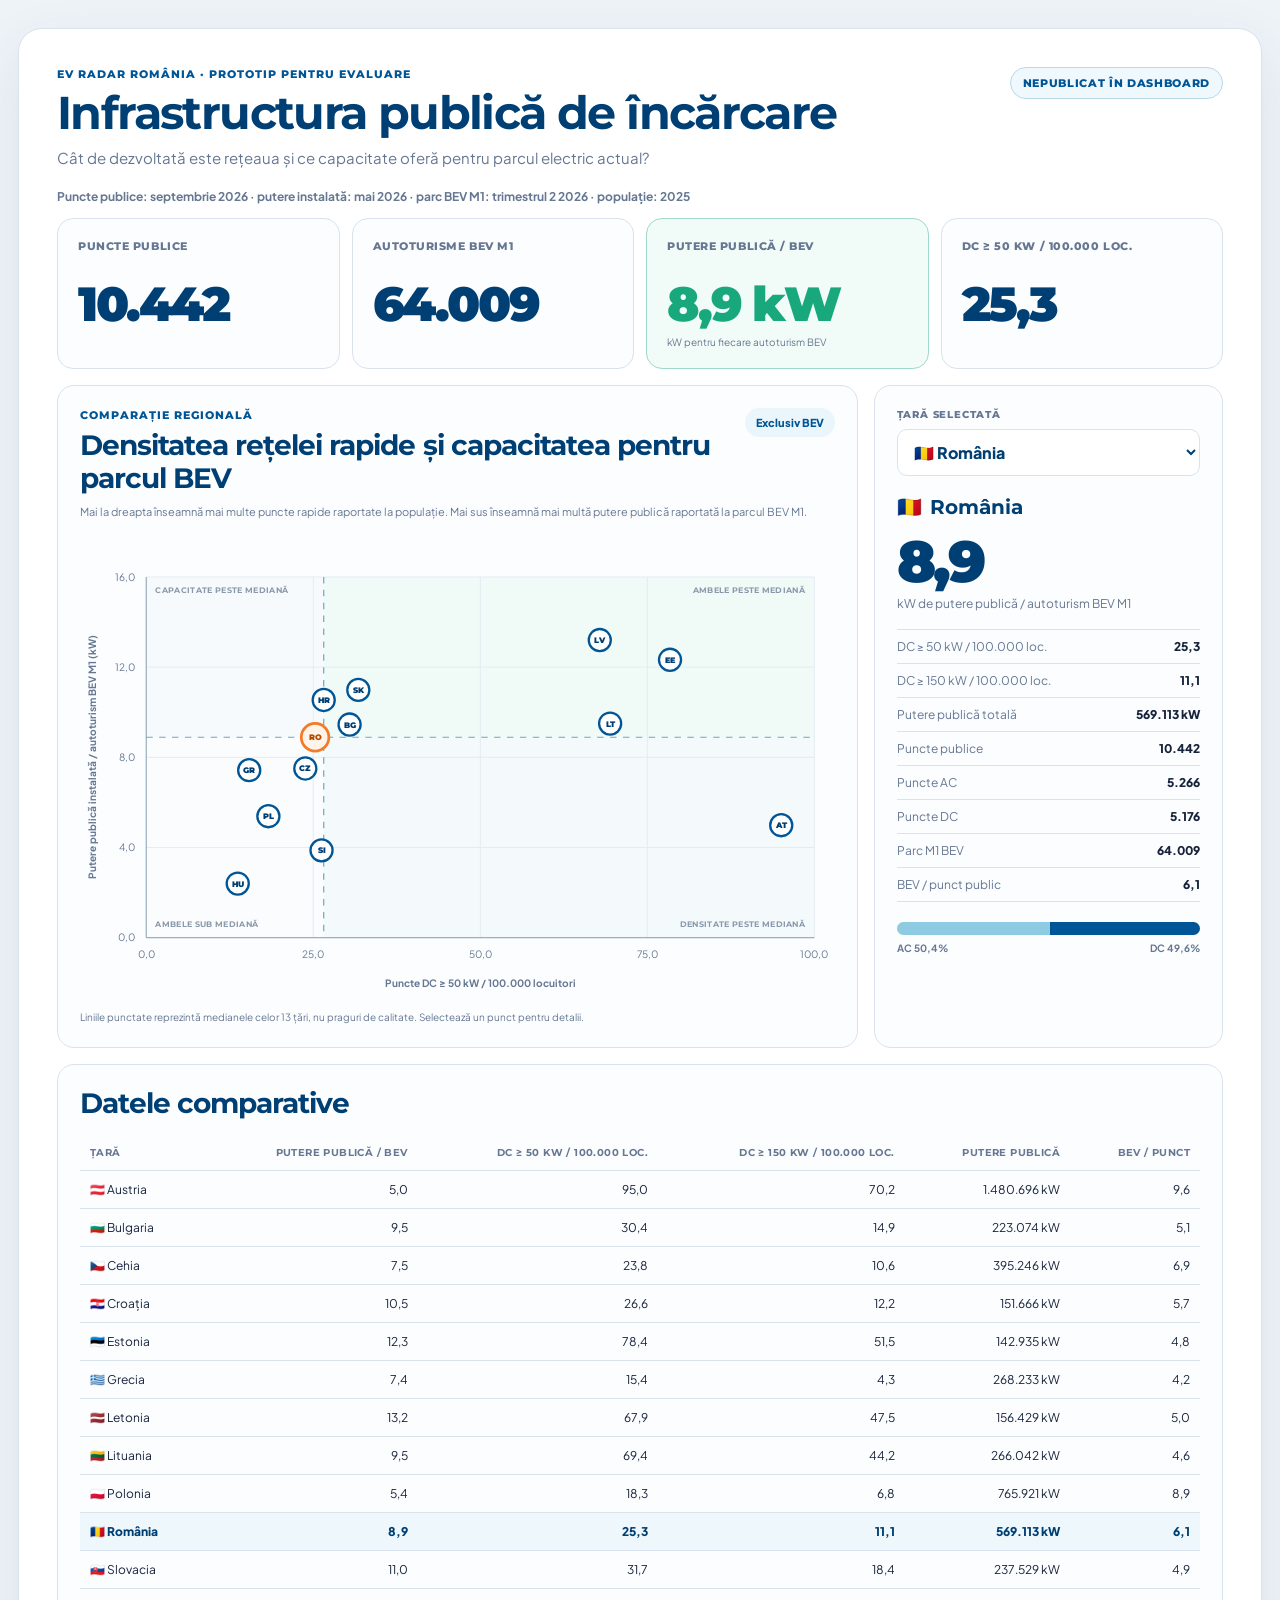
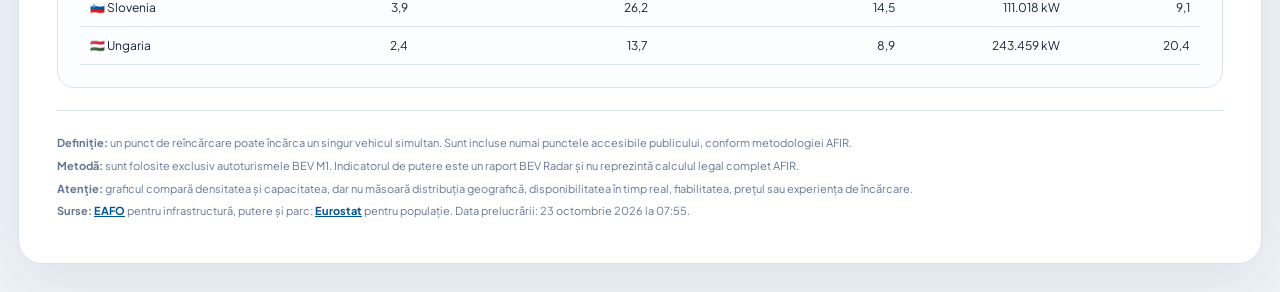
<file: infrastructura-preview.html>
<!DOCTYPE html>
<html lang="ro">
<head>
    <meta charset="UTF-8">
    <meta name="viewport" content="width=device-width, initial-scale=1.0">
    <meta name="robots" content="noindex, nofollow, noarchive">
    <meta name="referrer" content="same-origin">
    <title>Previzualizare infrastructură · EV Radar România</title>
    <link rel="icon" type="image/x-icon" href="favicon.ico">
    <link rel="preconnect" href="https://fonts.googleapis.com">
    <link rel="preconnect" href="https://fonts.gstatic.com" crossorigin>
    <link href="https://fonts.googleapis.com/css2?family=Montserrat:wght@500;600;700;800;900&family=Plus+Jakarta+Sans:wght@400;500;600;700&display=swap" rel="stylesheet">
    <link rel="stylesheet" href="infrastructura-preview.css?v=4">
</head>
<body>
    <main class="preview-shell" id="charging-app">
        <header class="preview-header">
            <div>
                <p class="eyebrow">EV Radar România · prototip pentru evaluare</p>
                <h1>Infrastructura publică de încărcare</h1>
                <p class="intro">Cât de dezvoltată este rețeaua și ce capacitate oferă pentru parcul electric actual?</p>
            </div>
            <span class="preview-badge">Nepublicat în dashboard</span>
        </header>

        <p class="reference-line">Se încarcă perioadele de referință ale indicatorilor…</p>

        <section class="summary" aria-label="Rezumat România">
            <article><span>Puncte publice</span><strong id="ro-points">–</strong></article>
            <article><span>Autoturisme BEV M1</span><strong id="ro-fleet">–</strong></article>
            <article class="accent"><span>Putere publică / BEV</span><strong id="ro-power">–</strong><small>kW pentru fiecare autoturism BEV</small></article>
            <article><span>DC ≥ 50 kW / 100.000 loc.</span><strong id="ro-fast-density">–</strong></article>
        </section>

        <section class="dashboard-grid">
            <article class="panel matrix-panel">
                <div class="panel-heading">
                    <div>
                        <p class="panel-kicker">Comparație regională</p>
                        <h2>Densitatea rețelei rapide și capacitatea pentru parcul BEV</h2>
                    </div>
                    <span class="matrix-badge">Exclusiv BEV</span>
                </div>
                <p class="panel-note">Mai la dreapta înseamnă mai multe puncte rapide raportate la populație. Mai sus înseamnă mai multă putere publică raportată la parcul BEV M1.</p>
                <p class="mobile-swipe">Glisează graficul spre stânga pentru toate țările.</p>
                <div class="matrix-scroll">
                    <svg id="infrastructure-matrix" viewBox="0 0 820 500" role="img" aria-label="Grafic comparativ al infrastructurii publice de încărcare"></svg>
                </div>
                <p class="matrix-footnote">Liniile punctate reprezintă medianele celor 13 țări, nu praguri de calitate. Selectează un punct pentru detalii.</p>
            </article>

            <aside class="panel country-panel" aria-live="polite">
                <label for="country-select">Țară selectată</label>
                <select id="country-select"></select>
                <div class="country-title"><span id="country-flag"></span><strong id="country-name">–</strong></div>
                <div class="ratio-large" id="country-power">–</div>
                <div class="ratio-unit">kW de putere publică / autoturism BEV M1</div>
                <dl>
                    <div><dt>DC ≥ 50 kW / 100.000 loc.</dt><dd id="country-fast-density">–</dd></div>
                    <div><dt>DC ≥ 150 kW / 100.000 loc.</dt><dd id="country-ultra-density">–</dd></div>
                    <div><dt>Putere publică totală</dt><dd id="country-total-power">–</dd></div>
                    <div><dt>Puncte publice</dt><dd id="country-points">–</dd></div>
                    <div><dt>Puncte AC</dt><dd id="country-ac">–</dd></div>
                    <div><dt>Puncte DC</dt><dd id="country-dc">–</dd></div>
                    <div><dt>Parc M1 BEV</dt><dd id="country-fleet">–</dd></div>
                    <div><dt>BEV / punct public</dt><dd id="country-bev-per-point">–</dd></div>
                </dl>
                <div class="composition" aria-label="Compoziția rețelei selectate">
                    <span id="composition-ac"></span><span id="composition-dc"></span>
                </div>
                <div class="composition-labels"><span id="ac-label">–</span><span id="dc-label">–</span></div>
            </aside>
        </section>

        <section class="panel table-panel">
            <h2>Datele comparative</h2>
            <div class="table-scroll">
                <table>
                    <thead><tr><th>Țară</th><th>Putere publică / BEV</th><th>DC ≥ 50 kW / 100.000 loc.</th><th>DC ≥ 150 kW / 100.000 loc.</th><th>Putere publică</th><th>BEV / punct</th></tr></thead>
                    <tbody id="comparison-table"></tbody>
                </table>
            </div>
        </section>

        <footer>
            <p><strong>Definiție:</strong> un punct de reîncărcare poate încărca un singur vehicul simultan. Sunt incluse numai punctele accesibile publicului, conform metodologiei AFIR.</p>
            <p><strong>Metodă:</strong> sunt folosite exclusiv autoturismele BEV M1. Indicatorul de putere este un raport BEV Radar și nu reprezintă calculul legal complet AFIR.</p>
            <p><strong>Atenție:</strong> graficul compară densitatea și capacitatea, dar nu măsoară distribuția geografică, disponibilitatea în timp real, fiabilitatea, prețul sau experiența de încărcare.</p>
            <p><strong>Surse:</strong> <a id="source-link" href="https://alternative-fuels-observatory.ec.europa.eu/general-information/frequently-asked-questions" target="_blank" rel="noopener">EAFO</a> pentru infrastructură, putere și parc; <a id="population-link" href="https://ec.europa.eu/eurostat/databrowser/view/demo_pjan/default/table?lang=en" target="_blank" rel="noopener">Eurostat</a> pentru populație. Data prelucrării: <span id="generated-at">–</span>.</p>
        </footer>
    </main>
    <div class="error-message" id="error-message" role="alert" hidden>Datele nu au putut fi încărcate.</div>
    <script src="infrastructura-preview.js?v=4" defer></script>
</body>
</html>
</file>
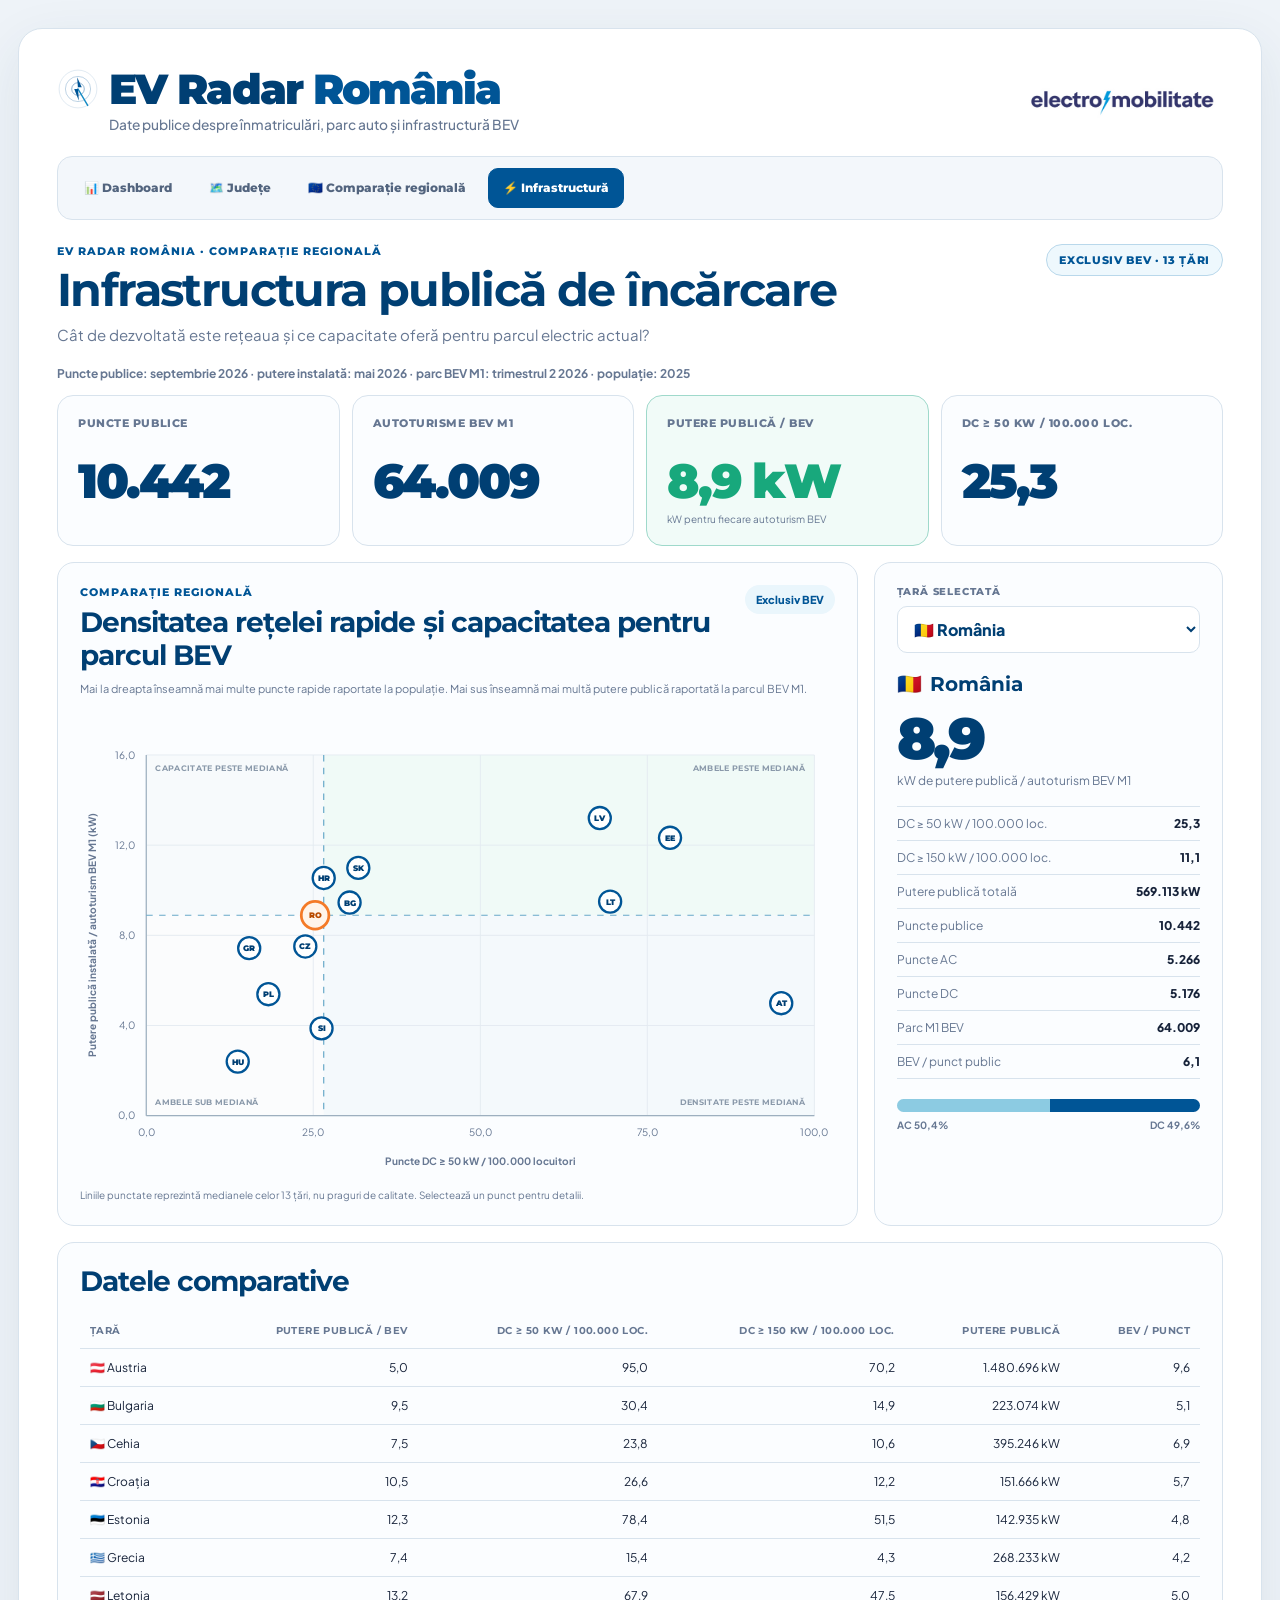
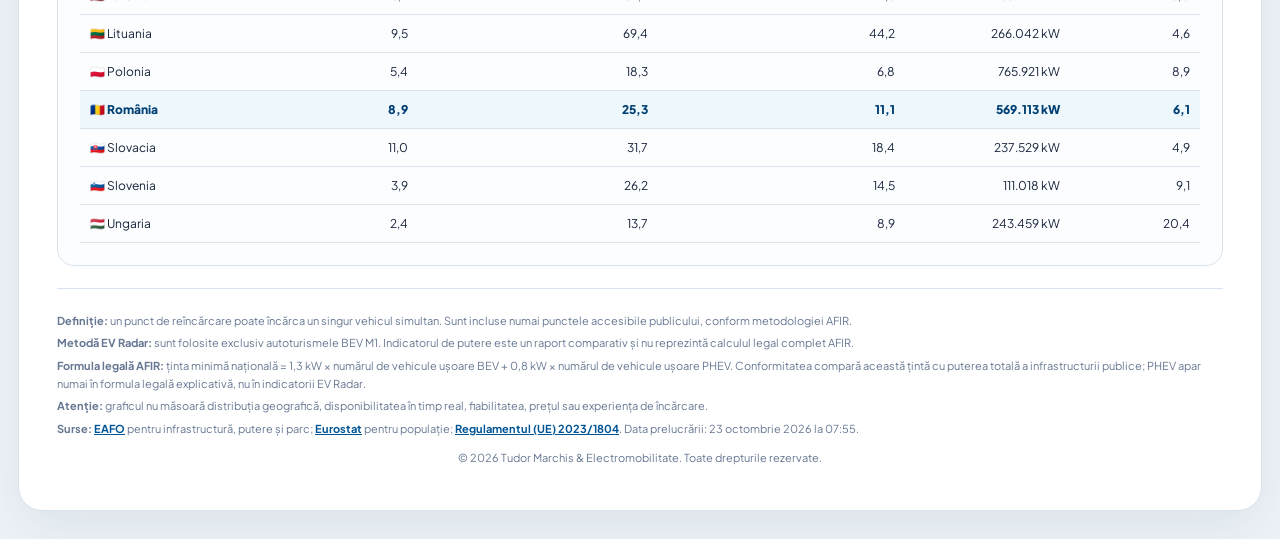
<file: infrastructura.html>
<!DOCTYPE html>
<html lang="ro">
<head>
    <meta charset="UTF-8">
    <meta name="viewport" content="width=device-width, initial-scale=1.0">
    <meta name="referrer" content="same-origin">
    <link rel="canonical" href="https://evradar.electromobilitate.com/infrastructura.html">
    <meta property="og:type" content="website">
    <meta property="og:url" content="https://evradar.electromobilitate.com/infrastructura.html">
    <meta property="og:title" content="Infrastructura publică de încărcare · EV Radar România">
    <meta property="og:description" content="Comparație regională a infrastructurii publice de încărcare pentru autoturisme electrice.">
    <meta property="og:image" content="https://evradar.electromobilitate.com/social_preview.png">
    <meta name="twitter:card" content="summary_large_image">
    <title>Infrastructura publică de încărcare · EV Radar România</title>
    <link rel="icon" type="image/x-icon" href="favicon.ico">
    <link rel="preconnect" href="https://fonts.googleapis.com">
    <link rel="preconnect" href="https://fonts.gstatic.com" crossorigin>
    <link href="https://fonts.googleapis.com/css2?family=Montserrat:wght@500;600;700;800;900&family=Plus+Jakarta+Sans:wght@400;500;600;700&display=swap" rel="stylesheet">
    <link rel="stylesheet" href="infrastructura-preview.css?v=5">
    <link rel="stylesheet" href="site-chrome.css?v=1">
    <script async src="https://www.googletagmanager.com/gtag/js?id=G-B19F9R252Y"></script>
    <script>
        window.dataLayer = window.dataLayer || [];
        function gtag(){dataLayer.push(arguments);}
        gtag('js', new Date());
        gtag('config', 'G-B19F9R252Y');
    </script>
</head>
<body>
    <main class="preview-shell" id="charging-app">
        <header class="site-header evr-shared-header">
            <div class="partner-logo">
                <a href="https://electromobilitate.com" target="_blank" rel="noopener">
                    <img src="electromobilitate_logo.png" alt="Electromobilitate Logo">
                </a>
            </div>
            <div class="logo-area">
                <svg class="ev-radar-logo" viewBox="0 0 100 100" width="55" height="55" aria-hidden="true">
                    <circle cx="50" cy="50" r="45" fill="none" stroke="#005596" stroke-width="2" opacity="0.15" />
                    <circle cx="50" cy="50" r="30" fill="none" stroke="#005596" stroke-width="2" opacity="0.3" />
                    <circle cx="50" cy="50" r="15" fill="none" stroke="#005596" stroke-width="2" opacity="0.5" />
                    <line x1="50" y1="50" x2="82" y2="18" stroke="#168bc4" stroke-width="3.5" stroke-linecap="round">
                        <animateTransform attributeName="transform" type="rotate" from="0 50 50" to="360 50 50" dur="5s" repeatCount="indefinite" />
                    </line>
                    <polygon points="48,22 59,46 50,46 52,78 41,50 50,50" fill="#005596" />
                </svg>
                <h1>EV Radar <span>România</span></h1>
            </div>
            <p class="subtitle">Date publice despre înmatriculări, parc auto și infrastructură BEV</p>
        </header>

        <nav class="site-navigation" aria-label="Navigare principală">
            <div class="site-nav-links">
                <a href="./">📊 Dashboard</a>
                <a href="judete.html">🗺️ Județe</a>
                <a href="comparatie.html">🇪🇺 Comparație regională</a>
                <a href="infrastructura.html" class="active" aria-current="page">⚡ Infrastructură</a>
            </div>
        </nav>

        <header class="preview-header">
            <div>
                <p class="eyebrow">EV Radar România · comparație regională</p>
                <h1>Infrastructura publică de încărcare</h1>
                <p class="intro">Cât de dezvoltată este rețeaua și ce capacitate oferă pentru parcul electric actual?</p>
            </div>
            <span class="preview-badge">Exclusiv BEV · 13 țări</span>
        </header>

        <p class="reference-line">Se încarcă perioadele de referință ale indicatorilor…</p>

        <section class="summary" aria-label="Rezumat România">
            <article><span>Puncte publice</span><strong id="ro-points">–</strong></article>
            <article><span>Autoturisme BEV M1</span><strong id="ro-fleet">–</strong></article>
            <article class="accent"><span>Putere publică / BEV</span><strong id="ro-power">–</strong><small>kW pentru fiecare autoturism BEV</small></article>
            <article><span>DC ≥ 50 kW / 100.000 loc.</span><strong id="ro-fast-density">–</strong></article>
        </section>

        <section class="dashboard-grid">
            <article class="panel matrix-panel">
                <div class="panel-heading">
                    <div>
                        <p class="panel-kicker">Comparație regională</p>
                        <h2>Densitatea rețelei rapide și capacitatea pentru parcul BEV</h2>
                    </div>
                    <span class="matrix-badge">Exclusiv BEV</span>
                </div>
                <p class="panel-note">Mai la dreapta înseamnă mai multe puncte rapide raportate la populație. Mai sus înseamnă mai multă putere publică raportată la parcul BEV M1.</p>
                <p class="mobile-swipe">Glisează graficul spre stânga pentru toate țările.</p>
                <div class="matrix-scroll">
                    <svg id="infrastructure-matrix" viewBox="0 0 820 500" role="img" aria-label="Grafic comparativ al infrastructurii publice de încărcare"></svg>
                </div>
                <p class="matrix-footnote">Liniile punctate reprezintă medianele celor 13 țări, nu praguri de calitate. Selectează un punct pentru detalii.</p>
            </article>

            <aside class="panel country-panel" aria-live="polite">
                <label for="country-select">Țară selectată</label>
                <select id="country-select"></select>
                <div class="country-title"><span id="country-flag"></span><strong id="country-name">–</strong></div>
                <div class="ratio-large" id="country-power">–</div>
                <div class="ratio-unit">kW de putere publică / autoturism BEV M1</div>
                <dl>
                    <div><dt>DC ≥ 50 kW / 100.000 loc.</dt><dd id="country-fast-density">–</dd></div>
                    <div><dt>DC ≥ 150 kW / 100.000 loc.</dt><dd id="country-ultra-density">–</dd></div>
                    <div><dt>Putere publică totală</dt><dd id="country-total-power">–</dd></div>
                    <div><dt>Puncte publice</dt><dd id="country-points">–</dd></div>
                    <div><dt>Puncte AC</dt><dd id="country-ac">–</dd></div>
                    <div><dt>Puncte DC</dt><dd id="country-dc">–</dd></div>
                    <div><dt>Parc M1 BEV</dt><dd id="country-fleet">–</dd></div>
                    <div><dt>BEV / punct public</dt><dd id="country-bev-per-point">–</dd></div>
                </dl>
                <div class="composition" aria-label="Compoziția rețelei selectate">
                    <span id="composition-ac"></span><span id="composition-dc"></span>
                </div>
                <div class="composition-labels"><span id="ac-label">–</span><span id="dc-label">–</span></div>
            </aside>
        </section>

        <section class="panel table-panel">
            <h2>Datele comparative</h2>
            <div class="table-scroll">
                <table>
                    <thead><tr><th>Țară</th><th>Putere publică / BEV</th><th>DC ≥ 50 kW / 100.000 loc.</th><th>DC ≥ 150 kW / 100.000 loc.</th><th>Putere publică</th><th>BEV / punct</th></tr></thead>
                    <tbody id="comparison-table"></tbody>
                </table>
            </div>
        </section>

        <footer>
            <p><strong>Definiție:</strong> un punct de reîncărcare poate încărca un singur vehicul simultan. Sunt incluse numai punctele accesibile publicului, conform metodologiei AFIR.</p>
            <p><strong>Metodă EV Radar:</strong> sunt folosite exclusiv autoturismele BEV M1. Indicatorul de putere este un raport comparativ și nu reprezintă calculul legal complet AFIR.</p>
            <p><strong>Formula legală AFIR:</strong> ținta minimă națională = 1,3 kW × numărul de vehicule ușoare BEV + 0,8 kW × numărul de vehicule ușoare PHEV. Conformitatea compară această țintă cu puterea totală a infrastructurii publice; PHEV apar numai în formula legală explicativă, nu în indicatorii EV Radar.</p>
            <p><strong>Atenție:</strong> graficul nu măsoară distribuția geografică, disponibilitatea în timp real, fiabilitatea, prețul sau experiența de încărcare.</p>
            <p><strong>Surse:</strong> <a id="source-link" href="https://alternative-fuels-observatory.ec.europa.eu/transport-mode/road/european-union-eu27/target-tracker" target="_blank" rel="noopener">EAFO</a> pentru infrastructură, putere și parc; <a id="population-link" href="https://ec.europa.eu/eurostat/databrowser/view/demo_pjan/default/table?lang=en" target="_blank" rel="noopener">Eurostat</a> pentru populație; <a href="https://eur-lex.europa.eu/eli/reg/2023/1804/oj" target="_blank" rel="noopener">Regulamentul (UE) 2023/1804</a>. Data prelucrării: <span id="generated-at">–</span>.</p>
            <p class="copyright">© 2026 Tudor Marchis & Electromobilitate. Toate drepturile rezervate.</p>
        </footer>
    </main>
    <div class="error-message" id="error-message" role="alert" hidden>Datele nu au putut fi încărcate.</div>
    <script src="infrastructura-preview.js?v=4" defer></script>
</body>
</html>
</file>
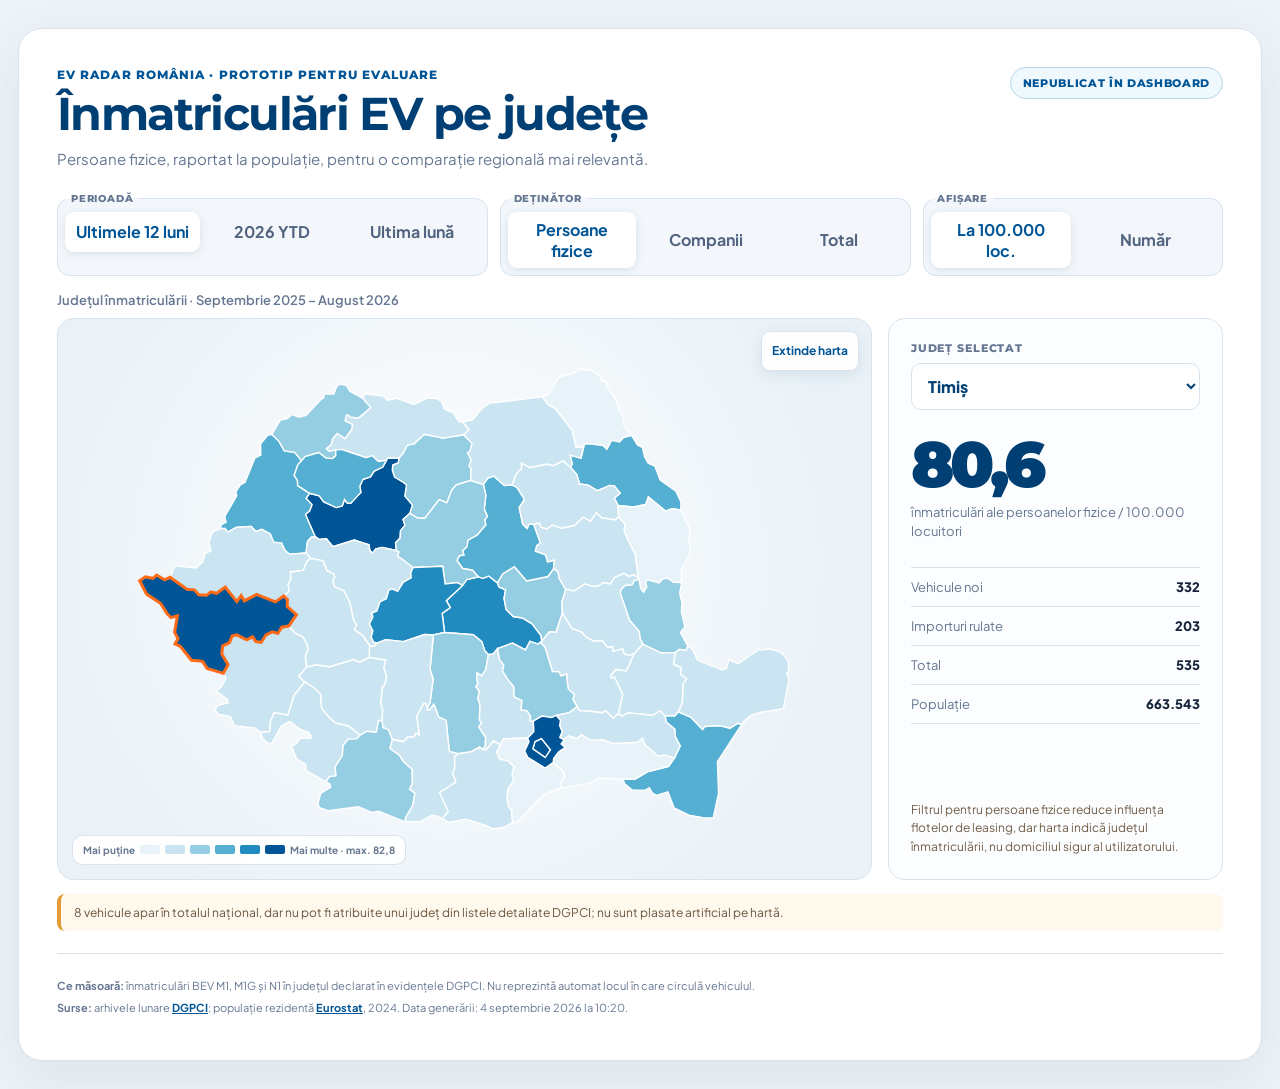
<file: judete-preview.html>
<!DOCTYPE html>
<html lang="ro">
<head>
    <meta charset="UTF-8">
    <meta name="viewport" content="width=device-width, initial-scale=1.0">
    <meta name="robots" content="noindex, nofollow, noarchive">
    <meta name="referrer" content="same-origin">
    <title>Previzualizare județe · EV Radar România</title>
    <link rel="icon" type="image/x-icon" href="favicon.ico">
    <link rel="preconnect" href="https://fonts.googleapis.com">
    <link rel="preconnect" href="https://fonts.gstatic.com" crossorigin>
    <link href="https://fonts.googleapis.com/css2?family=Montserrat:wght@500;600;700;800;900&family=Plus+Jakarta+Sans:wght@400;500;600;700&display=swap" rel="stylesheet">
    <link rel="stylesheet" href="judete-preview.css?v=1">
</head>
<body>
    <main class="preview-shell" id="county-app">
        <header class="preview-header">
            <div>
                <p class="eyebrow">EV Radar România · prototip pentru evaluare</p>
                <h1>Înmatriculări EV pe județe</h1>
                <p class="intro">Persoane fizice, raportat la populație, pentru o comparație regională mai relevantă.</p>
            </div>
            <span class="preview-badge">Nepublicat în dashboard</span>
        </header>

        <section class="controls" aria-label="Filtre hartă">
            <fieldset>
                <legend>Perioadă</legend>
                <div class="segmented">
                    <button type="button" data-control="period" data-value="rolling" aria-pressed="true">Ultimele 12 luni</button>
                    <button type="button" data-control="period" data-value="ytd" aria-pressed="false">2026 YTD</button>
                    <button type="button" data-control="period" data-value="latest" aria-pressed="false">Ultima lună</button>
                </div>
            </fieldset>
            <fieldset>
                <legend>Deținător</legend>
                <div class="segmented">
                    <button type="button" data-control="owner" data-value="pf" aria-pressed="true">Persoane fizice</button>
                    <button type="button" data-control="owner" data-value="company" aria-pressed="false">Companii</button>
                    <button type="button" data-control="owner" data-value="total" aria-pressed="false">Total</button>
                </div>
            </fieldset>
            <fieldset>
                <legend>Afișare</legend>
                <div class="segmented">
                    <button type="button" data-control="mode" data-value="rate" aria-pressed="true">La 100.000 loc.</button>
                    <button type="button" data-control="mode" data-value="absolute" aria-pressed="false">Număr</button>
                </div>
            </fieldset>
        </section>

        <p class="period-label" id="period-label" aria-live="polite">Se încarcă datele…</p>

        <section class="visual-layout" aria-label="Hartă și detalii">
            <div class="map-panel" id="map-panel">
                <div class="map-toolbar">
                    <button type="button" id="expand-map" aria-pressed="false">Extinde harta</button>
                </div>
                <svg id="county-map" viewBox="0 0 820 560" role="img" aria-label="Harta României cu înmatriculările electrice pe județe"></svg>
                <div class="tooltip" id="map-tooltip" role="tooltip"></div>
                <div class="legend" id="map-legend" aria-label="Legendă hartă"></div>
            </div>

            <aside class="detail-panel" aria-live="polite">
                <label for="county-select">Județ selectat</label>
                <select id="county-select"></select>
                <strong class="primary-value" id="primary-value">–</strong>
                <span class="primary-unit" id="primary-unit">înmatriculări / 100.000 locuitori</span>
                <dl>
                    <div><dt>Vehicule noi</dt><dd id="new-value">–</dd></div>
                    <div><dt>Importuri rulate</dt><dd id="used-value">–</dd></div>
                    <div><dt>Total</dt><dd id="total-value">–</dd></div>
                    <div><dt>Populație</dt><dd id="population-value">–</dd></div>
                    <div id="foreign-row" hidden><dt>Persoane străine</dt><dd id="foreign-value">–</dd></div>
                </dl>
                <p class="context-note" id="context-note"></p>
            </aside>
        </section>

        <p class="data-notice" id="data-notice" hidden></p>

        <footer>
            <p><strong>Ce măsoară:</strong> înmatriculări BEV M1, M1G și N1 în județul declarat în evidențele DGPCI. Nu reprezintă automat locul în care circulă vehiculul.</p>
            <p><strong>Surse:</strong> arhivele lunare <a href="https://dgpci.mai.gov.ro/news-and-media/statistica" target="_blank" rel="noopener">DGPCI</a>; populație rezidentă <a href="https://ec.europa.eu/eurostat/databrowser/view/demo_r_pjangrp3/default/table" target="_blank" rel="noopener">Eurostat</a>, 2024. Data generării: <span id="generated-at">–</span>.</p>
        </footer>
    </main>
    <div class="error-message" id="error-message" role="alert" hidden>Datele nu au putut fi încărcate.</div>
    <script src="judete-preview.js?v=1" defer></script>
</body>
</html>
</file>
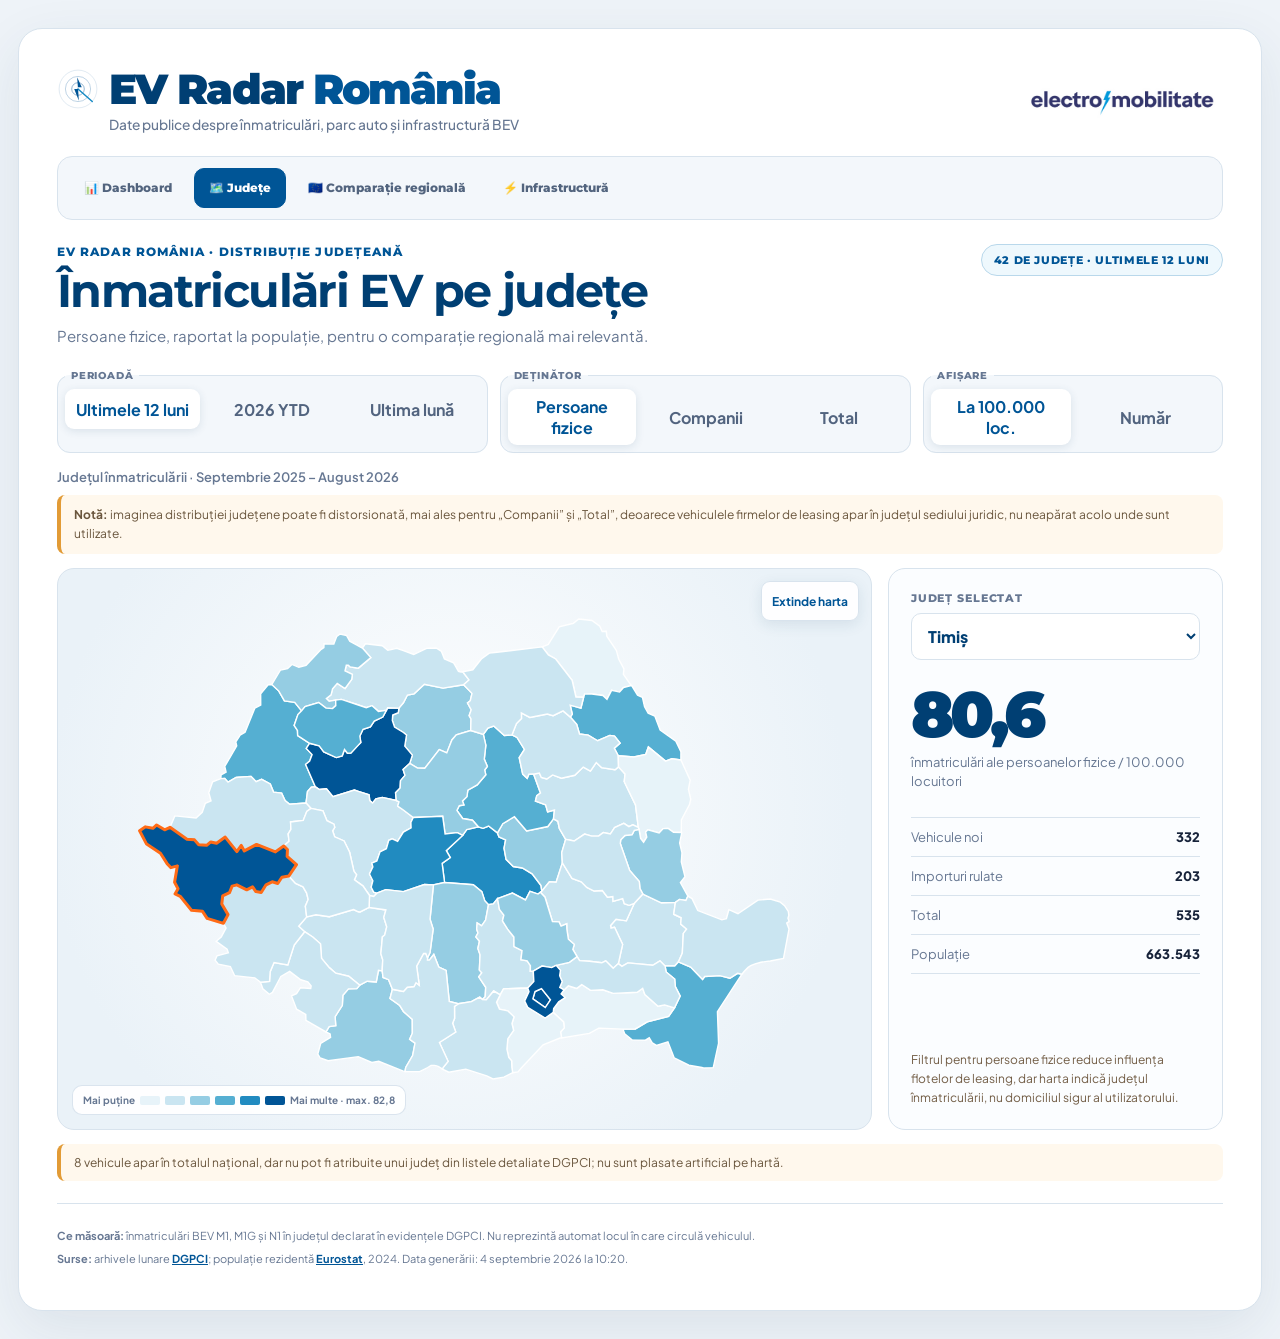
<file: judete.html>
<!DOCTYPE html>
<html lang="ro">
<head>
    <meta charset="UTF-8">
    <meta name="viewport" content="width=device-width, initial-scale=1.0">
    <meta name="referrer" content="same-origin">
    <link rel="canonical" href="https://evradar.electromobilitate.com/judete.html">
    <meta property="og:type" content="website">
    <meta property="og:url" content="https://evradar.electromobilitate.com/judete.html">
    <meta property="og:title" content="Înmatriculări EV pe județe · EV Radar România">
    <meta property="og:description" content="Distribuția înmatriculărilor de vehicule electrice pe județe, cu filtre pentru persoane fizice și companii.">
    <meta property="og:image" content="https://evradar.electromobilitate.com/social_preview.png">
    <meta name="twitter:card" content="summary_large_image">
    <title>Înmatriculări EV pe județe · EV Radar România</title>
    <link rel="icon" type="image/x-icon" href="favicon.ico">
    <link rel="preconnect" href="https://fonts.googleapis.com">
    <link rel="preconnect" href="https://fonts.gstatic.com" crossorigin>
    <link href="https://fonts.googleapis.com/css2?family=Montserrat:wght@500;600;700;800;900&family=Plus+Jakarta+Sans:wght@400;500;600;700&display=swap" rel="stylesheet">
    <link rel="stylesheet" href="judete.css?v=3">
    <link rel="stylesheet" href="site-chrome.css?v=1">
    <script async src="https://www.googletagmanager.com/gtag/js?id=G-B19F9R252Y"></script>
    <script>
        window.dataLayer = window.dataLayer || [];
        function gtag(){dataLayer.push(arguments);}
        gtag('js', new Date());
        gtag('config', 'G-B19F9R252Y');
    </script>
</head>
<body>
    <main class="preview-shell" id="county-app">
        <header class="site-header evr-shared-header">
            <div class="partner-logo">
                <a href="https://electromobilitate.com" target="_blank" rel="noopener">
                    <img src="electromobilitate_logo.png" alt="Electromobilitate Logo">
                </a>
            </div>
            <div class="logo-area">
                <svg class="ev-radar-logo" viewBox="0 0 100 100" width="55" height="55" aria-hidden="true">
                    <circle cx="50" cy="50" r="45" fill="none" stroke="#005596" stroke-width="2" opacity="0.15" />
                    <circle cx="50" cy="50" r="30" fill="none" stroke="#005596" stroke-width="2" opacity="0.3" />
                    <circle cx="50" cy="50" r="15" fill="none" stroke="#005596" stroke-width="2" opacity="0.5" />
                    <line x1="50" y1="50" x2="82" y2="18" stroke="#168bc4" stroke-width="3.5" stroke-linecap="round">
                        <animateTransform attributeName="transform" type="rotate" from="0 50 50" to="360 50 50" dur="5s" repeatCount="indefinite" />
                    </line>
                    <polygon points="48,22 59,46 50,46 52,78 41,50 50,50" fill="#005596" />
                </svg>
                <h1>EV Radar <span>România</span></h1>
            </div>
            <p class="subtitle">Date publice despre înmatriculări, parc auto și infrastructură BEV</p>
        </header>

        <nav class="site-navigation" aria-label="Navigare principală">
            <div class="site-nav-links">
                <a href="./">📊 Dashboard</a>
                <a href="judete.html" class="active" aria-current="page">🗺️ Județe</a>
                <a href="comparatie.html">🇪🇺 Comparație regională</a>
                <a href="infrastructura.html">⚡ Infrastructură</a>
            </div>
        </nav>

        <header class="preview-header">
            <div>
                <p class="eyebrow">EV Radar România · distribuție județeană</p>
                <h1>Înmatriculări EV pe județe</h1>
                <p class="intro">Persoane fizice, raportat la populație, pentru o comparație regională mai relevantă.</p>
            </div>
            <span class="preview-badge">42 de județe · ultimele 12 luni</span>
        </header>

        <section class="controls" aria-label="Filtre hartă">
            <fieldset>
                <legend>Perioadă</legend>
                <div class="segmented">
                    <button type="button" data-control="period" data-value="rolling" aria-pressed="true">Ultimele 12 luni</button>
                    <button type="button" data-control="period" data-value="ytd" aria-pressed="false">2026 YTD</button>
                    <button type="button" data-control="period" data-value="latest" aria-pressed="false">Ultima lună</button>
                </div>
            </fieldset>
            <fieldset>
                <legend>Deținător</legend>
                <div class="segmented">
                    <button type="button" data-control="owner" data-value="pf" aria-pressed="true">Persoane fizice</button>
                    <button type="button" data-control="owner" data-value="company" aria-pressed="false">Companii</button>
                    <button type="button" data-control="owner" data-value="total" aria-pressed="false">Total</button>
                </div>
            </fieldset>
            <fieldset>
                <legend>Afișare</legend>
                <div class="segmented">
                    <button type="button" data-control="mode" data-value="rate" aria-pressed="true">La 100.000 loc.</button>
                    <button type="button" data-control="mode" data-value="absolute" aria-pressed="false">Număr</button>
                </div>
            </fieldset>
        </section>

        <p class="period-label" id="period-label" aria-live="polite">Se încarcă datele…</p>
        <p class="leasing-warning"><strong>Notă:</strong> imaginea distribuției județene poate fi distorsionată, mai ales pentru „Companii” și „Total”, deoarece vehiculele firmelor de leasing apar în județul sediului juridic, nu neapărat acolo unde sunt utilizate.</p>

        <section class="visual-layout" aria-label="Hartă și detalii">
            <div class="map-panel" id="map-panel">
                <div class="map-toolbar">
                    <button type="button" id="expand-map" aria-pressed="false">Extinde harta</button>
                </div>
                <svg id="county-map" viewBox="0 0 820 560" role="img" aria-label="Harta României cu înmatriculările electrice pe județe"></svg>
                <div class="tooltip" id="map-tooltip" role="tooltip"></div>
                <div class="legend" id="map-legend" aria-label="Legendă hartă"></div>
            </div>

            <aside class="detail-panel" aria-live="polite">
                <label for="county-select">Județ selectat</label>
                <select id="county-select"></select>
                <strong class="primary-value" id="primary-value">–</strong>
                <span class="primary-unit" id="primary-unit">înmatriculări / 100.000 locuitori</span>
                <dl>
                    <div><dt>Vehicule noi</dt><dd id="new-value">–</dd></div>
                    <div><dt>Importuri rulate</dt><dd id="used-value">–</dd></div>
                    <div><dt>Total</dt><dd id="total-value">–</dd></div>
                    <div><dt>Populație</dt><dd id="population-value">–</dd></div>
                    <div id="foreign-row" hidden><dt>Persoane străine</dt><dd id="foreign-value">–</dd></div>
                </dl>
                <p class="context-note" id="context-note"></p>
            </aside>
        </section>

        <p class="data-notice" id="data-notice" hidden></p>

        <footer>
            <p><strong>Ce măsoară:</strong> înmatriculări BEV M1, M1G și N1 în județul declarat în evidențele DGPCI. Nu reprezintă automat locul în care circulă vehiculul.</p>
            <p><strong>Surse:</strong> arhivele lunare <a href="https://dgpci.mai.gov.ro/news-and-media/statistica" target="_blank" rel="noopener">DGPCI</a>; populație rezidentă <a href="https://ec.europa.eu/eurostat/databrowser/view/demo_r_pjangrp3/default/table" target="_blank" rel="noopener">Eurostat</a>, 2024. Data generării: <span id="generated-at">–</span>.</p>
        </footer>
    </main>
    <div class="error-message" id="error-message" role="alert" hidden>Datele nu au putut fi încărcate.</div>
    <script src="judete.js?v=2" defer></script>
</body>
</html>
</file>
<file: style.css>
:root {
    --bg-color: #f8fafc;
    --card-bg: #ffffff;
    --border-color: #e2e8f0;
    --primary-color: #004b87;
    --primary-glow: rgba(0, 75, 135, 0.1);
    --secondary-color: #0284c7;
    --text-color: #1e293b;
    --text-muted: #64748b;
    --success-color: #10b981;
    --warning-color: #ef4444;
    --font-sans: 'Montserrat', 'Plus Jakarta Sans', -apple-system, BlinkMacSystemFont, "Segoe UI", Roboto, sans-serif;
}

/* --- COMPARAȚIE REGIONALĂ ȘI HARTĂ EV --- */
.comparison-page .comparison-toolbar {
    display: flex;
    justify-content: space-between;
    align-items: center;
    gap: 1rem;
    flex-wrap: wrap;
    margin-bottom: 1.25rem;
}

.comparison-page .toggle-group {
    display: inline-flex;
    gap: 0.35rem;
    padding: 0.3rem;
    border: 1px solid var(--border-color);
    border-radius: 12px;
    background: #f1f5f9;
}

.comparison-page .toggle-button {
    appearance: none;
    border: 0;
    border-radius: 9px;
    background: transparent;
    color: var(--text-muted);
    cursor: pointer;
    font: inherit;
    font-size: 0.82rem;
    font-weight: 700;
    padding: 0.55rem 0.8rem;
    transition: background 0.2s, color 0.2s, box-shadow 0.2s;
}

.comparison-page .toggle-button:hover {
    color: var(--primary-color);
}

.comparison-page .toggle-button[aria-pressed="true"] {
    background: #ffffff;
    color: var(--primary-color);
    box-shadow: 0 2px 9px rgba(15, 23, 42, 0.09);
}

.comparison-page .toggle-button:focus-visible,
.comparison-page .country-select:focus-visible {
    outline: 3px solid rgba(2, 132, 199, 0.3);
    outline-offset: 2px;
}

.comparison-page .comparison-period-controls {
    display: flex;
    align-items: center;
    gap: 0.55rem;
    flex-wrap: wrap;
}

.comparison-page .comparison-period-label {
    color: var(--text-muted);
    font-size: 0.78rem;
    font-weight: 700;
    letter-spacing: 0.04em;
    text-transform: uppercase;
}

.comparison-page .comparison-map-card {
    margin-bottom: 2rem;
    padding: 1.25rem;
}

.comparison-page .map-card-header {
    display: flex;
    justify-content: space-between;
    align-items: flex-start;
    gap: 1rem;
    margin-bottom: 1rem;
}

.comparison-page .map-card-header h2 {
    font-size: 1.25rem;
    margin-bottom: 0.25rem;
}

.comparison-page .map-layout {
    display: grid;
    grid-template-columns: minmax(0, 2fr) minmax(230px, 0.8fr);
    gap: 1rem;
    align-items: stretch;
}

.comparison-page .map-shell {
    position: relative;
    min-height: 430px;
    overflow: hidden;
    border: 1px solid #dbe7f0;
    border-radius: 14px;
    background: #f3f8fb;
}

.comparison-page #europe-map {
    display: block;
    width: 100%;
    height: 430px;
    -webkit-tap-highlight-color: transparent;
    user-select: none;
}

.comparison-page .map-country {
    fill: #dce6ec;
    stroke: #ffffff;
    stroke-width: 1.2;
    outline: none;
    vector-effect: non-scaling-stroke;
    transition: fill 0.18s, opacity 0.18s, stroke 0.18s;
}

.comparison-page .map-country.has-data {
    cursor: pointer;
}

.comparison-page .map-country.has-data:hover,
.comparison-page .map-country.has-data:focus {
    filter: brightness(0.96);
}

.comparison-page .map-country-outline {
    fill: none;
    stroke: none;
    stroke-linejoin: round;
    vector-effect: non-scaling-stroke;
    pointer-events: none;
}

.comparison-page .map-country-outline.is-hovered,
.comparison-page .map-country-outline.is-focused {
    stroke: #0f172a;
    stroke-width: 1.8;
}

.comparison-page .map-country-outline.is-selected {
    stroke: #0f172a;
    stroke-width: 2.4;
}

.comparison-page .map-country-outline.is-romania {
    stroke: #f97316;
    stroke-width: 3;
}

.comparison-page .map-marker {
    cursor: pointer;
    fill: #ffffff;
    stroke: var(--primary-color);
    stroke-width: 2;
    vector-effect: non-scaling-stroke;
}

.comparison-page .map-marker.is-romania {
    fill: #fff7ed;
    stroke: #f97316;
    stroke-width: 3;
}

.comparison-page .map-hotspots {
    position: absolute;
    inset: 0;
    z-index: 5;
    pointer-events: none;
}

.comparison-page .map-hotspot {
    position: absolute;
    width: 14px;
    height: 14px;
    padding: 0;
    transform: translate(-50%, -50%);
    border: 2px solid var(--primary-color);
    border-radius: 50%;
    background: #ffffff;
    box-shadow: none;
    cursor: pointer;
    pointer-events: auto;
    -webkit-tap-highlight-color: transparent;
}

.comparison-page .map-hotspot:hover,
.comparison-page .map-hotspot:focus-visible,
.comparison-page .map-hotspot.is-selected {
    width: 18px;
    height: 18px;
    outline: 3px solid rgba(2, 132, 199, 0.2);
    outline-offset: 2px;
}

.comparison-page .map-hotspot.is-romania {
    border-color: #f97316;
    background: #fff7ed;
}

.comparison-page .map-tooltip {
    position: absolute;
    z-index: 8;
    width: min(250px, calc(100% - 24px));
    pointer-events: none;
    border: 1px solid rgba(15, 23, 42, 0.12);
    border-radius: 12px;
    background: rgba(255, 255, 255, 0.98);
    box-shadow: 0 14px 38px rgba(15, 23, 42, 0.16);
    padding: 0.85rem;
    opacity: 0;
    transform: translateY(4px);
    transition: opacity 0.14s, transform 0.14s;
}

.comparison-page .map-tooltip.is-visible {
    opacity: 1;
    transform: translateY(0);
}

.comparison-page .map-tooltip strong {
    display: block;
    color: var(--primary-color);
    font-size: 0.95rem;
    margin-bottom: 0.45rem;
}

.comparison-page .map-tooltip-grid {
    display: grid;
    grid-template-columns: 1fr auto;
    gap: 0.25rem 0.75rem;
    color: var(--text-muted);
    font-size: 0.76rem;
}

.comparison-page .map-tooltip-grid b {
    color: var(--text-color);
    text-align: right;
}

.comparison-page .map-side-panel {
    display: flex;
    flex-direction: column;
    gap: 0.9rem;
    border: 1px solid var(--border-color);
    border-radius: 14px;
    background: #fbfdff;
    padding: 1rem;
}

.comparison-page .country-select {
    width: 100%;
    border: 1px solid var(--border-color);
    border-radius: 9px;
    background: #ffffff;
    color: var(--primary-color);
    font: inherit;
    font-size: 0.88rem;
    font-weight: 700;
    padding: 0.65rem 0.75rem;
}

.comparison-page .selected-country-card {
    flex: 1;
    border-radius: 12px;
    background: linear-gradient(150deg, #ffffff, #f1f7fb);
    padding: 1rem;
}

.comparison-page .selected-country-name {
    color: var(--primary-color);
    font-size: 1.15rem;
    font-weight: 800;
}

.comparison-page .selected-country-value {
    color: var(--text-color);
    font-size: 2rem;
    font-weight: 900;
    letter-spacing: -0.04em;
    margin: 0.5rem 0 0.75rem;
}

.comparison-page .selected-country-stats {
    display: grid;
    gap: 0.6rem;
}

.comparison-page .selected-country-stat {
    display: flex;
    justify-content: space-between;
    gap: 0.75rem;
    padding-top: 0.55rem;
    border-top: 1px solid var(--border-color);
    color: var(--text-muted);
    font-size: 0.78rem;
}

.comparison-page .selected-country-stat strong {
    color: var(--text-color);
    text-align: right;
}

.comparison-page .map-legend {
    display: flex;
    flex-wrap: wrap;
    gap: 0.45rem 0.8rem;
    margin-top: 0.8rem;
    color: var(--text-muted);
    font-size: 0.72rem;
}

.comparison-page .legend-item {
    display: inline-flex;
    align-items: center;
    gap: 0.3rem;
}

.comparison-page .legend-swatch {
    width: 13px;
    height: 13px;
    border: 1px solid rgba(15, 23, 42, 0.1);
    border-radius: 3px;
}

.comparison-page .comparison-summary-grid {
    display: grid;
    grid-template-columns: repeat(3, minmax(0, 1fr));
    gap: 1rem;
    margin-bottom: 2rem;
}

.comparison-page .comparison-summary-card {
    text-align: center;
}

.comparison-page .comparison-summary-card .stat-value {
    font-size: 1.85rem;
}

.comparison-page .comparison-details-grid {
    display: grid;
    grid-template-columns: repeat(2, minmax(0, 1fr));
    gap: 1.5rem;
}

.comparison-page .chart-card h3 {
    font-size: 1.05rem;
    margin-bottom: 0.35rem;
}

.comparison-page .comparison-source-note {
    color: var(--text-muted);
    font-size: 0.76rem;
    line-height: 1.55;
    margin-top: 0.85rem;
}

.comparison-page .comparison-source-note a {
    color: var(--primary-color);
    font-weight: 700;
}

.footer-methodology {
    max-width: 900px;
    margin: 0 auto 1.5rem;
    border: 1px solid var(--border-color);
    border-radius: 10px;
    background: rgba(255, 255, 255, 0.65);
    text-align: left;
}

.footer-methodology summary {
    display: flex;
    align-items: center;
    padding: 0.7rem 0.9rem;
    color: var(--primary-color);
    cursor: pointer;
    font-size: 0.75rem;
    font-weight: 700;
    letter-spacing: 0.04em;
    list-style: none;
    text-transform: uppercase;
}

.footer-methodology summary::-webkit-details-marker {
    display: none;
}

.footer-methodology summary::after {
    content: "+";
    margin-left: auto;
    font-size: 1rem;
}

.footer-methodology[open] summary::after {
    content: "−";
}

.footer-methodology > div {
    padding: 0.75rem 0.9rem 0.9rem;
    border-top: 1px solid var(--border-color);
    color: var(--text-muted);
    font-size: 0.76rem;
    line-height: 1.55;
}

.footer-methodology p + p {
    margin-top: 0.35rem;
}

.footer-methodology a,
.comparison-page .comparison-notice a {
    color: var(--primary-color);
    font-weight: 700;
}

.comparison-page .comparison-notice {
    border-left: 4px solid var(--secondary-color);
    border-radius: 8px;
    background: #eff8ff;
    color: #334155;
    font-size: 0.8rem;
    line-height: 1.55;
    padding: 0.75rem 0.9rem;
}

.comparison-page .is-hidden {
    display: none !important;
}

.sr-only {
    position: absolute;
    width: 1px;
    height: 1px;
    padding: 0;
    margin: -1px;
    overflow: hidden;
    clip: rect(0, 0, 0, 0);
    white-space: nowrap;
    border: 0;
}

@media (max-width: 900px) {
    .comparison-page .map-layout,
    .comparison-page .comparison-details-grid {
        grid-template-columns: 1fr;
    }

    .comparison-page .comparison-summary-grid {
        grid-template-columns: 1fr;
    }
}

@media (max-width: 640px) {
    .comparison-page .comparison-toolbar,
    .comparison-page .map-card-header {
        align-items: stretch;
        flex-direction: column;
    }

    .comparison-page .toggle-group {
        display: grid;
        grid-template-columns: repeat(2, minmax(0, 1fr));
        width: 100%;
    }

    .comparison-page .toggle-button {
        padding: 0.55rem 0.35rem;
    }

    .comparison-page .comparison-period-controls {
        display: grid;
        grid-template-columns: auto 1fr auto 1fr;
        width: 100%;
    }

    .comparison-page .comparison-period-controls .month-select {
        min-width: 0 !important;
        width: 100%;
    }

    .comparison-page .map-shell,
    .comparison-page #europe-map {
        height: 390px;
        min-height: 390px;
    }

    .comparison-page .map-hotspot {
        width: 18px;
        height: 18px;
    }

    .comparison-page .map-hotspot:hover,
    .comparison-page .map-hotspot:focus-visible,
    .comparison-page .map-hotspot.is-selected {
        width: 22px;
        height: 22px;
    }

    .comparison-page .selected-country-value {
        font-size: 1.75rem;
    }

    .footer-methodology summary,
    .footer-methodology > div {
        padding-left: 0.75rem;
        padding-right: 0.75rem;
    }
}

* {
    box-sizing: border-box;
    margin: 0;
    padding: 0;
}

body {
    background-color: var(--bg-color);
    color: var(--text-color);
    font-family: var(--font-sans);
    line-height: 1.6;
    min-height: 100vh;
    padding: 2rem 1rem;
    background-image: 
        radial-gradient(at 0% 0%, rgba(2, 132, 199, 0.03) 0px, transparent 50%),
        radial-gradient(at 100% 100%, rgba(0, 75, 135, 0.03) 0px, transparent 50%);
}

.app-container {
    max-width: 1200px;
    margin: 0 auto;
}

header {
    text-align: center;
    margin-bottom: 3rem;
}

.logo-area {
    display: flex;
    align-items: center;
    justify-content: center;
    gap: 0.75rem;
    margin-bottom: 0.5rem;
}

.electric-bolt {
    font-size: 2.5rem;
    filter: drop-shadow(0 2px 8px rgba(0, 75, 135, 0.2));
}

header h1 {
    font-size: 2.8rem;
    font-weight: 800;
    letter-spacing: -0.05em;
    background: linear-gradient(135deg, #0f172a 40%, var(--primary-color) 100%);
    -webkit-background-clip: text;
    -webkit-text-fill-color: transparent;
}

header h1 span {
    color: var(--primary-color);
    -webkit-text-fill-color: initial;
    text-shadow: none;
}

.subtitle {
    color: var(--text-muted);
    font-size: 1.1rem;
    font-weight: 500;
}

/* Stiluri Utilitare Card */
.card {
    background: var(--card-bg);
    border: 1px solid var(--border-color);
    border-radius: 16px;
    padding: 1.5rem;
    box-shadow: 0 4px 20px 0 rgba(15, 23, 42, 0.05);
    transition: all 0.3s cubic-bezier(0.4, 0, 0.2, 1);
}

.card:hover {
    border-color: rgba(0, 75, 135, 0.2);
    box-shadow: 0 8px 30px 0 rgba(0, 75, 135, 0.06);
}

.section-desc {
    color: var(--text-muted);
    font-size: 0.9rem;
    margin-bottom: 1rem;
}

/* Config Sheets Card */
.config-card {
    margin-bottom: 2rem;
}

.config-card h2 {
    font-size: 1.25rem;
    margin-bottom: 0.5rem;
    display: flex;
    align-items: center;
    gap: 0.5rem;
}

.input-group {
    display: flex;
    gap: 0.75rem;
}

input[type="text"] {
    flex: 1;
    background: #ffffff;
    border: 1px solid var(--border-color);
    border-radius: 8px;
    padding: 0.75rem 1rem;
    color: var(--text-color);
    font-family: inherit;
    transition: all 0.2s;
}

input[type="text"]:focus {
    outline: none;
    border-color: var(--primary-color);
    box-shadow: 0 0 0 3px var(--primary-glow);
}

/* Butoane */
.btn {
    font-family: inherit;
    font-weight: 600;
    font-size: 0.95rem;
    padding: 0.75rem 1.5rem;
    border: none;
    border-radius: 8px;
    cursor: pointer;
    transition: all 0.2s cubic-bezier(0.4, 0, 0.2, 1);
}

.primary-btn {
    background: linear-gradient(135deg, var(--secondary-color) 0%, var(--primary-color) 100%);
    color: #ffffff;
    box-shadow: 0 4px 14px 0 rgba(2, 132, 199, 0.25);
}

.primary-btn:hover {
    transform: translateY(-1px);
    box-shadow: 0 6px 20px 0 rgba(2, 132, 199, 0.35);
}

.secondary-btn {
    background: #ffffff;
    color: var(--text-color);
    border: 1px solid var(--border-color);
}

.secondary-btn:hover {
    background: #f1f5f9;
    border-color: var(--text-muted);
}

/* Upload cards layout */
.grid-3 {
    display: grid;
    grid-template-columns: repeat(auto-fit, minmax(300px, 1fr));
    gap: 1.5rem;
    margin-bottom: 2rem;
}

.upload-card {
    display: flex;
    flex-direction: column;
    align-items: center;
    justify-content: center;
    text-align: center;
    padding: 1.25rem 1rem;
    cursor: pointer;
    position: relative;
    border-style: dashed;
    border-width: 2px;
}

.upload-card:hover {
    border-color: var(--primary-color);
    background: rgba(0, 242, 254, 0.02);
}

.upload-card.dragover {
    border-color: var(--primary-color);
    background: var(--primary-glow);
}

.upload-icon {
    font-size: 1.75rem;
    margin-bottom: 0.5rem;
    filter: drop-shadow(0 4px 6px rgba(0,0,0,0.15));
}

.upload-card h3 {
    font-size: 0.95rem;
    margin-bottom: 0.25rem;
}

.upload-card p {
    color: var(--text-muted);
    font-size: 0.72rem;
    margin-bottom: 0.5rem;
}

.file-input {
    display: none;
}

.file-status {
    font-size: 0.8rem;
    font-weight: 600;
    padding: 0.25rem 0.75rem;
    border-radius: 20px;
    background: rgba(255, 255, 255, 0.05);
    color: var(--text-muted);
}

.upload-card.loaded {
    border-style: solid;
    border-color: var(--success-color);
}

.upload-card.loaded .file-status {
    background: rgba(16, 185, 129, 0.15);
    color: var(--success-color);
}

/* Sectiunea actiuni detectie */
.action-card {
    margin-bottom: 2rem;
}

.action-header {
    display: flex;
    align-items: center;
    justify-content: space-between;
    gap: 1rem;
    flex-wrap: wrap;
}

.action-header h2 span {
    color: var(--primary-color);
    text-shadow: none;
}

/* Month selector dropdown */
.month-select {
    background: #ffffff;
    border: 1px solid var(--border-color);
    border-radius: 8px;
    padding: 0.4rem 0.8rem;
    color: var(--primary-color);
    font-family: inherit;
    font-size: 1.1rem;
    font-weight: 600;
    cursor: pointer;
    outline: none;
    transition: all 0.2s;
    text-shadow: none;
}

.month-select:focus {
    border-color: var(--primary-color);
    box-shadow: 0 0 0 2px var(--primary-glow);
}

.month-select option {
    background: #ffffff;
    color: var(--text-color);
    font-weight: normal;
}

#files-summary {
    color: var(--text-muted);
    font-size: 0.9rem;
}

/* Stats dashboard */
.stats-grid {
    display: grid;
    grid-template-columns: repeat(auto-fit, minmax(220px, 1fr));
    gap: 1.5rem;
    margin-bottom: 2rem;
}

.stat-card {
    padding: 1.5rem;
}

.stat-label {
    color: var(--text-muted);
    font-size: 0.85rem;
    font-weight: 600;
    text-transform: uppercase;
    letter-spacing: 0.05em;
    display: block;
    margin-bottom: 0.5rem;
}

.stat-value {
    font-size: 2.2rem;
    font-weight: 800;
    color: var(--primary-color);
}

.success-value {
    color: var(--success-color);
    text-shadow: none;
}

.warning-value {
    color: var(--warning-color);
    text-shadow: none;
}

/* Details columns grid */
.grid-2 {
    display: grid;
    grid-template-columns: repeat(auto-fit, minmax(450px, 1fr));
    gap: 1.5rem;
    margin-bottom: 2rem;
}

@media (max-width: 768px) {
    .grid-2, .historical-charts-grid {
        grid-template-columns: 1fr !important;
    }
    .input-group {
        flex-direction: column;
    }
}

.details-card h3 {
    margin-bottom: 1rem;
    font-size: 1.1rem;
    border-bottom: 1px solid var(--border-color);
    padding-bottom: 0.5rem;
}

.table-container {
    max-height: 350px;
    overflow-y: auto;
}

table {
    width: 100%;
    border-collapse: collapse;
    font-size: 0.9rem;
}

th, td {
    padding: 0.75rem 1rem;
    text-align: left;
    border-bottom: 1px solid var(--border-color);
}

th {
    color: var(--text-muted);
    font-weight: 600;
}

tbody tr:hover {
    background: rgba(0, 75, 135, 0.02);
}

/* Tabel radieri \u2014 stiluri dedicate */
.radieri-table {
    width: 100%;
    border-collapse: collapse;
    font-size: 0.9rem;
    table-layout: fixed;
}
.radieri-table .col-nr {
    width: 55px;
    text-align: center;
}
.radieri-table .col-marca {
    width: 28%;
}
.radieri-table .col-model {
    width: auto;
}
.radieri-table .col-volum {
    width: 70px;
    text-align: right;
}
.radieri-table th {
    color: var(--warning-color);
    font-weight: 600;
    border-bottom: 2px solid rgba(245, 158, 11, 0.3);
}
.radieri-table td {
    padding: 0.6rem 0.75rem;
    border-bottom: 1px solid var(--border-color);
}
.radieri-card {
    opacity: 1 !important;
}


/* Sheets action alert */
.sheets-action {
    display: flex;
    align-items: center;
    justify-content: space-between;
    gap: 1.5rem;
    background: linear-gradient(135deg, rgba(2, 132, 199, 0.05) 0%, rgba(0, 75, 135, 0.05) 100%);
    border-color: rgba(0, 75, 135, 0.15);
    margin-bottom: 2rem;
}

.sheets-info h3 {
    margin-bottom: 0.25rem;
}

.sheets-info p {
    color: var(--text-muted);
    font-size: 0.9rem;
}

/* Modal loader styles */
.modal {
    display: none;
    position: fixed;
    z-index: 1000;
    left: 0;
    top: 0;
    width: 100%;
    height: 100%;
    background-color: rgba(248, 250, 252, 0.85);
    backdrop-filter: blur(8px);
}

.modal-content {
    position: absolute;
    top: 50%;
    left: 50%;
    transform: translate(-50%, -50%);
    text-align: center;
    color: var(--text-color);
}

.spinner {
    border: 4px solid rgba(0, 75, 135, 0.05);
    width: 50px;
    height: 50px;
    border-radius: 50%;
    border-left-color: var(--primary-color);
    animation: spin 1s linear infinite;
    margin: 0 auto 1.5rem;
    box-shadow: none;
}

@keyframes spin {
    0% { transform: rotate(0deg); }
    100% { transform: rotate(360deg); }
}

/* Status classes */
.status-msg {
    margin-top: 0.5rem;
    font-size: 0.85rem;
    font-weight: 500;
}

.status-msg.success { color: var(--success-color); }
.status-msg.error { color: var(--warning-color); }

/* Animatii */
.animate-fade-in {
    animation: fadeIn 0.5s ease-out;
}

.animate-slide-up {
    animation: slideUp 0.6s cubic-bezier(0.16, 1, 0.3, 1);
}

@keyframes fadeIn {
    from { opacity: 0; }
    to { opacity: 1; }
}

@keyframes slideUp {
    from {
        opacity: 0;
        transform: translateY(20px);
    }
    to {
        opacity: 1;
        transform: translateY(0);
    }
}

.pulse {
    animation: pulseGlow 2s infinite alternate;
}

@keyframes pulseGlow {
    from {
        box-shadow: 0 4px 14px 0 rgba(0, 242, 254, 0.3);
    }
    to {
        box-shadow: 0 4px 25px 0 rgba(0, 242, 254, 0.6);
    }
}

/* Car Silhouettes and Blog Report CSS */
.car-silhouette {
    height: 18px;
    width: auto;
    display: inline-block;
    vertical-align: middle;
    margin-right: 10px;
    opacity: 0.85;
    stroke: var(--primary-color);
    stroke-width: 1.75;
    fill: none;
    stroke-linecap: round;
    stroke-linejoin: round;
    transition: all 0.2s ease;
}

tr:hover .car-silhouette {
    transform: translateX(2px) scale(1.05);
    opacity: 1;
}

.blog-report-card {
    border-color: rgba(2, 132, 199, 0.2);
}

.blog-report-header {
    display: flex;
    justify-content: space-between;
    align-items: center;
    margin-bottom: 1.5rem;
    gap: 1rem;
    flex-wrap: wrap;
}

.report-tabs {
    display: flex;
    gap: 0.5rem;
    border-bottom: 1px solid var(--border-color);
    padding-bottom: 0.5rem;
    margin-bottom: 1.5rem;
}

.tab-btn {
    background: transparent;
    border: none;
    color: var(--text-muted);
    font-family: inherit;
    font-weight: 600;
    font-size: 0.9rem;
    padding: 0.5rem 1rem;
    cursor: pointer;
    border-radius: 6px;
    transition: all 0.2s;
}

.tab-btn.active {
    background: var(--primary-glow);
    color: var(--primary-color);
    box-shadow: none;
}

.tab-btn:hover:not(.active) {
    color: var(--primary-color);
    background: rgba(0, 75, 135, 0.04);
}

.blog-summary-preview {
    background: #ffffff;
    border: 1px solid var(--border-color);
    border-radius: 12px;
    padding: 1.5rem;
    font-size: 0.95rem;
}

.blog-summary-preview p {
    margin-bottom: 1rem;
}

.blog-summary-preview p:last-child {
    margin-bottom: 0;
}

.blog-summary-preview strong {
    color: var(--primary-color);
}

/* Stiluri Month Divider */
.month-divider {
    display: flex;
    align-items: center;
    text-align: center;
    margin: 2.5rem 0;
    color: var(--primary-color);
    font-weight: 600;
    text-transform: uppercase;
    font-size: 0.85rem;
    letter-spacing: 0.15em;
}

.month-divider::before,
.month-divider::after {
    content: '';
    flex: 1;
    border-bottom: 1px solid var(--border-color);
    box-shadow: none;
}

.month-divider::before {
    margin-right: 1.5rem;
}

.month-divider::after {
    margin-left: 1.5rem;
}

.month-divider > span {
    background: #ffffff;
    padding: 0.6rem 1.8rem;
    border: 1px solid var(--border-color);
    border-radius: 50px;
    box-shadow: 0 4px 12px rgba(15, 23, 42, 0.05);
    backdrop-filter: blur(8px);
}

.monthly-total-card {
    display: flex;
    align-items: center;
    justify-content: space-between;
    gap: 1.5rem;
    margin-bottom: 1.5rem;
    padding: 1.25rem 1.5rem;
    border-left: 5px solid var(--primary-color);
    background: linear-gradient(135deg, #ffffff 0%, #f1f7fb 100%);
}

.monthly-total-card .stat-label {
    margin-bottom: 0.2rem;
    color: var(--primary-color);
}

.monthly-total-card .stat-value {
    flex: 0 0 auto;
    font-size: 2.75rem;
}

.monthly-total-copy p {
    color: var(--text-muted);
    font-size: 0.82rem;
    line-height: 1.45;
}

/* Admin panel display controls */
.admin-only {
    display: none !important;
}

body.is-admin .admin-only:not(.grid-3):not(.sheets-action) {
    display: block !important;
}

body.is-admin .admin-only.grid-3,
body.is-admin .upload-section {
    display: grid !important;
    grid-template-columns: repeat(3, 1fr) !important;
    gap: 1.5rem !important;
    max-width: 800px !important;
    margin: 0 auto 2rem !important;
}

body.is-admin .admin-only.sheets-action {
    display: flex !important;
}

@media (max-width: 768px) {
    body.is-admin .upload-section,
    body.is-admin .admin-only.grid-3 {
        grid-template-columns: 1fr !important;
    }
}

/* --- SECURIZARE & PROTECTIE DREPTURI DE AUTOR --- */

/* Blocare selectare text pentru a preveni copy-paste grosolan */
body {
    -webkit-user-select: none;
    -moz-user-select: none;
    -ms-user-select: none;
    user-select: none;
}

/* Reactivare selectare pentru campurile de introducere date */
input, textarea, select {
    -webkit-user-select: text;
    -moz-user-select: text;
    -ms-user-select: text;
    user-select: text;
}

/* Watermark subtil diagonal de fundal pe carduri contra screenshot-urilor */
.card {
    position: relative;
    overflow: hidden;
}

.card::after {
    content: "© Tudor Marchis & Electromobilitate";
    position: absolute;
    bottom: 8px;
    right: 12px;
    font-size: 0.65rem;
    font-weight: 600;
    color: var(--primary-color);
    opacity: 0.15; /* Discret, plasat in coltul dreapta jos */
    pointer-events: none;
    z-index: 2;
}

.card > * {
    position: relative;
    z-index: 1;
}

/* --- GRAFICE ISTORICE ȘI COMPARATIVE --- */
.comp-row {
    display: flex;
    align-items: center;
    gap: 0.75rem;
    margin-bottom: 0.5rem;
}
.comp-month-lbl {
    width: 35px;
    font-weight: 800;
    font-size: 0.85rem;
    color: var(--text-color);
}
.comp-tracks {
    flex: 1;
    display: flex;
    flex-direction: column;
    gap: 4px;
}
.track-2025, .track-2026 {
    display: flex;
    align-items: center;
    gap: 0.5rem;
    height: 12px;
}
.track-fill-2025 {
    height: 100%;
    background: #cbd5e1; /* Gri pentru 2025 */
    border-radius: 3px;
    min-width: 2px;
    transition: width 1s cubic-bezier(0.4, 0, 0.2, 1);
}
.track-fill-2026 {
    height: 100%;
    background: linear-gradient(90deg, var(--secondary-color), var(--primary-color));
    border-radius: 3px;
    min-width: 2px;
    transition: width 1s cubic-bezier(0.4, 0, 0.2, 1);
}
.track-val {
    font-size: 0.75rem;
    font-weight: 700;
    color: var(--text-muted);
}
.track-val.active-year {
    color: var(--primary-color);
    font-weight: 800;
}

/* Stiluri pentru graficele cu bare generale */
.bar-list {
    display: flex;
    flex-direction: column;
    gap: 1rem;
}
.bar-item {
    display: flex;
    align-items: center;
    gap: 1rem;
}
.country-label {
    width: 150px;
    font-weight: 700;
    font-size: 0.9rem;
    text-align: right;
    display: flex;
    align-items: center;
    justify-content: flex-end;
    gap: 0.4rem;
}
.bar-track {
    flex: 1;
    background: #f1f5f9;
    height: 24px;
    border-radius: 6px;
    overflow: hidden;
    border: 1px solid var(--border-color);
    position: relative;
}
.bar-fill {
    height: 100%;
    border-radius: 4px;
    transition: width 1s cubic-bezier(0.4, 0, 0.2, 1);
    background: linear-gradient(90deg, var(--secondary-color), var(--primary-color));
}
.bar-fill.highlight {
    background: linear-gradient(90deg, #f43f5e, #fb7185) !important;
    box-shadow: 0 4px 12px rgba(244, 63, 94, 0.2) !important;
}
.bar-value {
    width: 80px;
    font-weight: 800;
    font-size: 0.95rem;
    color: var(--text-color);
}

/* Scroll wrapper (exterior) — gestioneaza overflow-x pe mobil */
.v-chart-scroll-wrapper {
    width: 100%;
    overflow-x: auto;
    -webkit-overflow-scrolling: touch;
    touch-action: pan-x;
    padding-bottom: 8px;
    margin-top: 1.5rem;
}

/* Chart container (interior) — nu mai are overflow propriu */
.v-chart-container {
    position: relative;
}

#monthly-comp-list, #annual-evolution-list, #ev-share-trend-list {
    display: flex;
    align-items: flex-end;
    justify-content: space-between;
    height: 280px;
    padding-top: 45px;
    position: relative;
    gap: 0;
    border-bottom: 2px solid #e2e8f0;
    padding-bottom: 10px;
    width: 100%;
}

.v-col-group {
    flex: 1;
    display: flex;
    flex-direction: column;
    align-items: center;
    height: 100%;
    justify-content: flex-end;
    position: relative;
    border-right: 1px dashed rgba(226, 232, 240, 0.8);
}

.v-col-group:last-child {
    border-right: none;
}

.v-bars {
    display: flex;
    align-items: flex-end;
    gap: 8px;
    height: calc(100% - 25px);
    justify-content: center;
    position: relative;
    width: 100%;
    padding: 0 4px;
}

/* Culori conform mockup-ului */
.v-bar-2025 {
    width: 18px;
    background: #4299e1; /* Albastru deschis */
    border-radius: 4px 4px 0 0;
    transition: height 0.8s cubic-bezier(0.4, 0, 0.2, 1);
    position: relative;
}

.v-bar-2026 {
    width: 18px;
    background: #004b87; /* Albastru inchis */
    border-radius: 4px 4px 0 0;
    transition: height 0.8s cubic-bezier(0.4, 0, 0.2, 1);
    position: relative;
}

.v-bar-annual {
    width: 30px;
    background: #4299e1; /* Albastru deschis */
    border-radius: 4px 4px 0 0;
    transition: height 0.8s cubic-bezier(0.4, 0, 0.2, 1);
    position: relative;
}

.v-bar-annual.highlight {
    background: #004b87 !important; /* Albastru inchis */
}

.v-col-lbl {
    font-size: 0.8rem;
    font-weight: 800;
    margin-top: 10px;
    color: #1e293b;
    text-transform: uppercase;
    letter-spacing: 0.05em;
}

.v-bar-val-static {
    font-size: 0.72rem;
    font-weight: 800;
    color: #2b6cb0; /* Albastru mediu pentru contrast mai bun */
    position: absolute;
    bottom: 100%;
    left: 50%;
    transform: translateX(-50%);
    margin-bottom: 6px;
    white-space: nowrap;
    z-index: 5;
}

.v-bar-val-static.active-year {
    color: #004b87;
}

.v-bar-val-static.is-staggered {
    margin-bottom: 24px;
}

/* Badge-uri de crestere */
.growth-badges-row {
    display: flex;
    gap: 0.5rem;
    margin-bottom: 1.5rem;
    flex-wrap: wrap;
}

.growth-badge {
    padding: 0.35rem 0.75rem;
    border-radius: 6px;
    font-size: 0.78rem;
    font-weight: 800;
    display: inline-flex;
    align-items: center;
    justify-content: center;
}

.growth-badge.positive {
    background-color: #ecfdf5;
    color: #10b981;
}

.growth-badge.negative {
    background-color: #fef2f2;
    color: #ef4444;
}

/* Header summary card pentru evolutie */
.annual-summary-box {
    display: flex;
    flex-direction: column;
    border-left: 4px solid #004b87;
    background: #f8fafc;
    padding: 0.75rem 1.25rem;
    border-radius: 0 12px 12px 0;
    align-items: flex-start;
}

.annual-summary-title {
    font-size: 0.7rem;
    font-weight: 800;
    color: #64748b;
    text-transform: uppercase;
    letter-spacing: 0.08em;
    margin-bottom: 0.25rem;
}

.annual-summary-value {
    font-size: 1.6rem;
    font-weight: 800;
    color: #004b87;
}

/* Custom layout scroll pe mobil */
@media (max-width: 600px) {
    /* Header & Logo styling on mobile */
    header {
        margin-bottom: 1.5rem !important;
        gap: 0.5rem !important;
    }
    .logo-area {
        flex-direction: column !important;
        text-align: center !important;
        justify-content: center !important;
        gap: 0.5rem !important;
    }
    .logo-area h1 {
        font-size: 1.8rem !important;
        font-weight: 800;
        text-align: center;
        line-height: 1.2;
    }
    .logo-area h1 span {
        display: block;
        font-size: 1.3rem;
        font-weight: 600;
    }
    .subtitle {
        font-size: 0.8rem !important;
        text-align: center;
        padding: 0 10px;
    }
    
    /* Nav & Controls on mobile */
    .nav-header {
        flex-direction: column !important;
        align-items: center !important;
        justify-content: center !important;
        gap: 1rem !important;
        width: 100% !important;
        padding-bottom: 1rem !important;
    }
    .nav-links {
        width: 100% !important;
        justify-content: center !important;
        gap: 0.5rem !important;
        flex-wrap: wrap !important;
    }
    .nav-btn {
        flex: 1 1 45% !important;
        text-align: center;
        padding: 0.5rem 0.5rem !important;
        font-size: 0.78rem !important;
        border-radius: 6px !important;
        display: inline-flex;
        align-items: center;
        justify-content: center;
    }
    .nav-header div:last-child {
        width: 100% !important;
        justify-content: center !important;
    }

    /* Monthly & Annual Charts scroll & heights on mobile */
    .v-chart-scroll-wrapper {
        overflow-x: auto !important;
        -webkit-overflow-scrolling: touch !important;
        touch-action: pan-x !important;
        padding-bottom: 8px !important;
        width: 100% !important;
    }
    .v-chart-container {
        /* nu are overflow, inner-ul se intinde liber */
        display: block !important;
    }
    #monthly-comp-list, #ev-share-trend-list {
        display: flex !important;
        align-items: flex-end !important;
        min-width: 660px !important;
        height: 220px !important;
        padding-top: 15px;
    }
    #annual-evolution-list {
        display: flex !important;
        align-items: flex-end !important;
        min-width: 820px !important;
        height: 220px !important;
        padding-top: 15px;
    }
    .v-col-group {
        min-width: 42px !important;
        height: 100% !important;
        display: flex !important;
        flex-direction: column !important;
        justify-content: flex-end !important;
    }
    .v-bars {
        height: 175px !important;
        display: flex !important;
        align-items: flex-end !important;
    }
    .v-bar-val-static {
        font-size: 0.58rem !important;
    }
    .v-bar-val-static.is-staggered {
        margin-bottom: 21px !important;
    }
    .monthly-total-card {
        align-items: flex-start;
        flex-direction: column;
        gap: 0.5rem;
        padding: 1rem;
    }
    .monthly-total-card .stat-value {
        font-size: 2.5rem;
    }

    /* Responsive Tables on mobile */
    .table-container {
        overflow-x: hidden !important;
        width: 100% !important;
    }
    table {
        width: 100% !important;
        table-layout: fixed !important;
    }
    th, td {
        padding: 0.5rem 0.25rem !important;
        font-size: 0.75rem !important;
        word-break: break-word !important;
    }
    
    /* Specific column widths for Top Models & Radieri (Nr, Marca, Model, Volum) */
    table th:nth-child(1), table td:nth-child(1) {
        width: 30px !important;
        text-align: center;
    }
    table th:nth-child(2), table td:nth-child(2) {
        width: 35% !important;
    }
    table th:nth-child(3), table td:nth-child(3) {
        width: 40% !important;
    }
    table th:nth-child(4), table td:nth-child(4) {
        width: 50px !important;
        text-align: right;
    }

    /* Tabel Radieri — coloane dedicate mobile */
    .radieri-table .col-nr {
        width: 28px !important;
        text-align: center !important;
    }
    .radieri-table .col-marca {
        width: 30% !important;
    }
    .radieri-table .col-model {
        width: 45% !important;
    }
    .radieri-table .col-volum {
        width: 40px !important;
        text-align: right !important;
    }

    /* European comparison dashboard list horizontal progress bars on mobile */
    .bar-item {
        flex-wrap: wrap !important;
        gap: 0.25rem 0.5rem !important;
        margin-bottom: 0.85rem !important;
    }
    .country-label {
        width: 100% !important;
        justify-content: flex-start !important;
        text-align: left !important;
        font-size: 0.85rem !important;
        margin-bottom: 0.1rem !important;
    }
    .bar-track {
        flex: 1 1 auto !important;
        height: 18px !important;
    }
    .bar-value {
        width: 65px !important;
        font-size: 0.85rem !important;
        text-align: right !important;
    }
}

/* --- SISTEM VIZUAL PUBLIC 2026 --- */
body.public-dashboard,
body.comparison-page {
    margin: 0;
    padding: 28px 18px;
    background: #eef3f8;
    background-image: none;
    color: #17233a;
    font-family: "Plus Jakarta Sans", Arial, sans-serif;
    overflow-x: hidden;
}

.public-dashboard .app-container,
.comparison-page .app-container {
    min-width: 0;
    max-width: 1380px;
    padding: clamp(20px, 3vw, 38px);
    border: 1px solid #d8e3ed;
    border-radius: 24px;
    background: #ffffff;
    box-shadow: 0 18px 55px rgba(28, 61, 91, 0.09);
}

.public-dashboard .site-header,
.comparison-page .site-header {
    display: grid !important;
    grid-template-columns: minmax(0, 1fr) auto;
    grid-template-rows: auto auto;
    align-items: center !important;
    gap: 4px 24px !important;
    margin: 0 0 22px !important;
    text-align: left;
}

.public-dashboard .site-header .partner-logo,
.comparison-page .site-header .partner-logo {
    grid-column: 2;
    grid-row: 1 / span 2;
    margin: 0 !important;
}

.public-dashboard .site-header .partner-logo img,
.comparison-page .site-header .partner-logo img {
    width: auto;
    height: 38px !important;
    max-width: 220px !important;
}

.public-dashboard .site-header .logo-area,
.comparison-page .site-header .logo-area {
    grid-column: 1;
    grid-row: 1;
    justify-content: flex-start !important;
    gap: 10px !important;
    margin: 0;
}

.public-dashboard .site-header .ev-radar-logo,
.comparison-page .site-header .ev-radar-logo {
    width: 42px;
    height: 42px;
}

.public-dashboard .site-header h1,
.comparison-page .site-header h1 {
    color: #003f73;
    background: none;
    font-family: Montserrat, Arial, sans-serif;
    font-size: clamp(28px, 3.6vw, 42px) !important;
    font-weight: 900 !important;
    letter-spacing: -0.045em;
    line-height: 1.05;
    -webkit-text-fill-color: currentColor;
}

.public-dashboard .site-header h1 span,
.comparison-page .site-header h1 span {
    color: #005596;
    -webkit-text-fill-color: currentColor;
}

.public-dashboard .site-header .subtitle,
.comparison-page .site-header .subtitle {
    grid-column: 1;
    grid-row: 2;
    margin: 0 0 0 52px;
    color: #667792;
    font-size: 0.86rem;
    font-weight: 500;
    text-align: left;
}

.public-dashboard .site-nav,
.comparison-page .site-nav {
    padding: 11px !important;
    margin-bottom: 22px !important;
    border: 1px solid #d8e3ed !important;
    border-radius: 15px;
    background: #f3f7fb;
}

.public-dashboard .nav-links,
.comparison-page .nav-links {
    gap: 7px !important;
}

.public-dashboard .nav-btn,
.comparison-page .nav-btn {
    display: inline-flex;
    align-items: center;
    justify-content: center;
    min-height: 40px;
    padding: 0.58rem 0.9rem !important;
    border: 1px solid transparent !important;
    border-radius: 10px !important;
    background: transparent !important;
    box-shadow: none !important;
    color: #52647e !important;
    font-family: Montserrat, Arial, sans-serif;
    font-size: 0.76rem !important;
    font-weight: 800 !important;
    line-height: 1.2;
    text-decoration: none;
}

.public-dashboard .nav-btn:hover,
.comparison-page .nav-btn:hover {
    border-color: #d8e3ed !important;
    background: #ffffff !important;
    color: #005596 !important;
}

.public-dashboard .nav-btn.active,
.comparison-page .nav-btn.active {
    border-color: #005596 !important;
    background: #005596 !important;
    color: #ffffff !important;
}

.public-dashboard .period-controls,
.comparison-page .comparison-period-controls {
    gap: 7px;
    color: #667792;
}

.public-dashboard .period-controls label,
.comparison-page .comparison-period-controls label,
.comparison-page .comparison-period-label {
    color: #667792 !important;
    font-family: Montserrat, Arial, sans-serif;
    font-size: 0.68rem !important;
    font-weight: 800 !important;
    letter-spacing: 0.06em !important;
}

.public-dashboard .month-select,
.comparison-page .month-select {
    min-height: 40px;
    padding: 0.45rem 0.68rem !important;
    border: 1px solid #d8e3ed;
    border-radius: 10px;
    background: #ffffff;
    color: #003f73;
    font-size: 0.78rem !important;
    font-weight: 800;
}

.public-dashboard .card,
.comparison-page .card {
    border-color: #d8e3ed;
    border-radius: 17px;
    background-color: #fbfdff;
    box-shadow: none;
}

.public-dashboard .card:hover,
.comparison-page .card:hover {
    border-color: #c3d5e4;
    box-shadow: none;
}

.public-dashboard .fleet-hero-card {
    padding: clamp(26px, 4vw, 48px) !important;
    border-color: #bed7e9 !important;
    background: linear-gradient(145deg, #f5fbff 0%, #edf6fb 100%) !important;
}

.public-dashboard .fleet-hero-card .stat-label {
    color: #005596 !important;
    font-family: Montserrat, Arial, sans-serif;
    font-size: 0.84rem !important;
}

.public-dashboard .fleet-hero-card #val-national-fleet {
    color: #003f73 !important;
    font-family: Montserrat, Arial, sans-serif;
    font-size: clamp(3.4rem, 8vw, 6rem) !important;
    letter-spacing: -0.055em;
    line-height: 1;
}

.public-dashboard .monthly-total-card {
    border-left: 0;
    border-color: #9fd9cb;
    background: #f1fbf8;
}

.public-dashboard .monthly-total-card .stat-value {
    color: #18a87c;
    font-family: Montserrat, Arial, sans-serif;
}

.public-dashboard .stat-label,
.comparison-page .stat-label {
    color: #667792;
    font-family: Montserrat, Arial, sans-serif;
    font-size: 0.72rem;
    font-weight: 800;
    letter-spacing: 0.055em;
}

.public-dashboard .stat-value,
.comparison-page .stat-value,
.public-dashboard h2,
.public-dashboard h3,
.comparison-page h2,
.comparison-page h3 {
    font-family: Montserrat, Arial, sans-serif;
}

.comparison-page .comparison-toolbar {
    padding: 10px;
    border: 1px solid #d8e3ed;
    border-radius: 14px;
    background: #f3f7fb;
}

.comparison-page .toggle-button {
    border-radius: 9px;
}

.comparison-page .comparison-notice {
    border-left-color: #168bc4;
    background: #eef8fd;
}

.public-dashboard footer,
.comparison-page footer {
    margin-top: 30px !important;
    padding-top: 18px !important;
    border-top-color: #d8e3ed !important;
    color: #667792 !important;
    font-size: 0.75rem !important;
}

@media (max-width: 820px) {
    body.public-dashboard,
    body.comparison-page {
        padding: 0;
    }

    .public-dashboard .app-container,
    .comparison-page .app-container {
        width: 100%;
        padding: 18px;
        border: 0;
        border-radius: 0;
        box-shadow: none;
    }

    .public-dashboard .site-header,
    .comparison-page .site-header {
        grid-template-columns: 1fr auto;
        margin-bottom: 16px !important;
    }

    .public-dashboard .site-header .partner-logo img,
    .comparison-page .site-header .partner-logo img {
        height: 28px !important;
        max-width: 145px !important;
    }

    .public-dashboard .site-header .logo-area,
    .comparison-page .site-header .logo-area {
        flex-direction: row !important;
        text-align: left !important;
    }

    .public-dashboard .site-header .ev-radar-logo,
    .comparison-page .site-header .ev-radar-logo {
        width: 34px;
        height: 34px;
    }

    .public-dashboard .site-header h1,
    .comparison-page .site-header h1 {
        font-size: clamp(23px, 6vw, 31px) !important;
        text-align: left;
    }

    .public-dashboard .site-header h1 span,
    .comparison-page .site-header h1 span {
        display: inline;
        font-size: inherit;
        font-weight: inherit;
    }

    .public-dashboard .site-header .subtitle,
    .comparison-page .site-header .subtitle {
        margin-left: 44px;
        padding: 0;
        font-size: 0.72rem !important;
    }

    .public-dashboard .site-nav,
    .comparison-page .site-nav {
        align-items: stretch !important;
        gap: 10px !important;
    }

    .public-dashboard .nav-links,
    .comparison-page .nav-links {
        display: grid !important;
        grid-template-columns: repeat(2, minmax(0, 1fr));
        width: 100% !important;
    }

    .public-dashboard .nav-btn,
    .comparison-page .nav-btn {
        width: 100%;
        padding: 0.5rem 0.35rem !important;
        font-size: 0.67rem !important;
    }

    .public-dashboard .period-controls,
    .comparison-page .comparison-period-controls {
        justify-content: center !important;
        width: 100% !important;
    }
}

@media (max-width: 520px) {
    .public-dashboard .site-header,
    .comparison-page .site-header {
        grid-template-columns: 1fr;
    }

    .public-dashboard .site-header .partner-logo,
    .comparison-page .site-header .partner-logo {
        display: none;
    }

    .public-dashboard .site-header .subtitle,
    .comparison-page .site-header .subtitle {
        margin-left: 44px;
        text-align: left;
    }

    .public-dashboard .site-nav,
    .comparison-page .site-nav {
        padding: 8px !important;
        min-width: 0;
        overflow: hidden;
    }

    .public-dashboard .nav-btn,
    .comparison-page .nav-btn {
        min-height: 44px;
        min-width: 0;
        overflow-wrap: anywhere;
        white-space: normal;
    }

    .public-dashboard .stats-grid.grid-2,
    .public-dashboard .stats-grid.grid-3,
    .public-dashboard .stats-grid.grid-4,
    .comparison-page .comparison-summary-grid {
        grid-template-columns: 1fr !important;
        gap: 10px;
    }

    .public-dashboard .card,
    .comparison-page .card {
        min-width: 0;
        max-width: 100%;
        padding: 16px;
    }

    .public-dashboard main,
    .public-dashboard .results-section,
    .public-dashboard .historical-charts-grid,
    .public-dashboard .v-chart-scroll-wrapper,
    .comparison-page main,
    .comparison-page .comparison-details-grid,
    .comparison-page .map-layout,
    .comparison-page .map-panel {
        min-width: 0;
        max-width: 100%;
    }

    .public-dashboard .v-chart-scroll-wrapper {
        overflow-x: auto !important;
        overscroll-behavior-inline: contain;
    }

    .public-dashboard .month-divider {
        min-width: 0;
        text-align: center;
    }

    .public-dashboard .month-divider > span {
        max-width: calc(100vw - 48px);
        padding: 0.55rem 0.9rem;
        white-space: normal;
    }
}
</file>
<file: site-chrome.css>
.site-header.evr-shared-header {
    display: grid !important;
    grid-template-columns: minmax(0, 1fr) auto;
    grid-template-rows: auto auto;
    align-items: center !important;
    gap: 4px 24px !important;
    margin: 0 0 22px !important;
    text-align: left;
}

.evr-shared-header .logo-area {
    display: flex;
    grid-column: 1;
    grid-row: 1;
    align-items: center;
    justify-content: flex-start !important;
    gap: 10px !important;
    margin: 0;
}

.evr-shared-header .ev-radar-logo {
    display: block;
    width: 42px;
    height: 42px;
    flex: 0 0 auto;
}

.evr-shared-header h1 {
    margin: 0;
    color: #003f73;
    background: none;
    font-family: Montserrat, Arial, sans-serif;
    font-size: clamp(28px, 3.6vw, 42px) !important;
    font-weight: 900 !important;
    letter-spacing: -.045em;
    line-height: 1.05;
    text-align: left;
    -webkit-text-fill-color: currentColor;
}

.evr-shared-header h1 span {
    color: #005596;
    -webkit-text-fill-color: currentColor;
}

.evr-shared-header .subtitle {
    grid-column: 1;
    grid-row: 2;
    margin: 0 0 0 52px !important;
    padding: 0;
    color: #667792;
    font-family: "Plus Jakarta Sans", Arial, sans-serif;
    font-size: .86rem !important;
    font-weight: 500;
    line-height: 1.4;
    text-align: left;
}

.evr-shared-header .partner-logo {
    grid-column: 2;
    grid-row: 1 / span 2;
    margin: 0 !important;
}

.evr-shared-header .partner-logo img {
    display: block;
    width: auto;
    height: 38px !important;
    max-width: 220px !important;
}

@media (max-width: 820px) {
    .site-header.evr-shared-header {
        grid-template-columns: 1fr auto;
        margin-bottom: 16px !important;
    }

    .evr-shared-header .partner-logo img {
        height: 28px !important;
        max-width: 145px !important;
    }

    .evr-shared-header .ev-radar-logo {
        width: 34px;
        height: 34px;
    }

    .evr-shared-header h1 {
        font-size: clamp(23px, 6vw, 31px) !important;
    }

    .evr-shared-header h1 span {
        display: inline;
        font-size: inherit;
        font-weight: inherit;
    }

    .evr-shared-header .subtitle {
        margin-left: 44px !important;
        font-size: .72rem !important;
    }
}

@media (max-width: 520px) {
    .site-header.evr-shared-header {
        grid-template-columns: 1fr;
    }

    .evr-shared-header .partner-logo {
        display: none;
    }
}
</file>
<file: infrastructura-preview.css>
:root {
    --blue: #005596;
    --blue-dark: #003f73;
    --cyan: #168bc4;
    --ink: #17233a;
    --muted: #667792;
    --line: #d8e3ed;
    --soft: #f3f7fb;
    --green: #18a87c;
    color-scheme: light;
}

* { box-sizing: border-box; }
[hidden] { display: none !important; }

html, body { max-width: 100%; overflow-x: hidden; }
body { margin: 0; background: #eef3f8; color: var(--ink); font-family: "Plus Jakarta Sans", Arial, sans-serif; }
button, select { font: inherit; }

.preview-shell { width: min(1380px, calc(100% - 36px)); min-width: 0; margin: 28px auto; padding: clamp(20px, 3vw, 38px); border: 1px solid var(--line); border-radius: 24px; background: #fff; box-shadow: 0 18px 55px rgba(28, 61, 91, .09); }
.site-navigation { display: flex; justify-content: space-between; align-items: center; gap: 16px; margin-bottom: 24px; padding: 11px; border: 1px solid var(--line); border-radius: 15px; background: var(--soft); }
.site-nav-links { display: flex; gap: 7px; }
.site-nav-links a { display: inline-flex; align-items: center; justify-content: center; min-height: 40px; padding: 9px 14px; border: 1px solid transparent; border-radius: 10px; color: #52647e; font-family: Montserrat, Arial, sans-serif; font-size: 12px; font-weight: 800; line-height: 1.2; text-decoration: none; }
.site-nav-links a:hover { border-color: var(--line); background: #fff; color: var(--blue); }
.site-nav-links a.active { border-color: var(--blue); background: var(--blue); color: #fff; }
.partner-mark img { display: block; width: auto; height: 30px; max-width: 190px; }
.preview-header { display: flex; justify-content: space-between; align-items: flex-start; gap: 24px; }
.eyebrow, .panel-kicker { margin: 0 0 7px; color: var(--blue); font-family: Montserrat, Arial, sans-serif; font-size: 11px; font-weight: 800; letter-spacing: .09em; text-transform: uppercase; }
h1, h2 { margin: 0; color: var(--blue-dark); font-family: Montserrat, Arial, sans-serif; letter-spacing: -.035em; }
h1 { font-size: clamp(28px, 4vw, 46px); line-height: 1.08; }
h2 { font-size: clamp(19px, 2.2vw, 28px); line-height: 1.18; }
.intro { margin: 10px 0 0; color: var(--muted); font-size: 15px; }
.preview-badge { flex: 0 0 auto; padding: 8px 12px; border: 1px solid #b9d8eb; border-radius: 999px; background: #eef8fd; color: var(--blue); font-family: Montserrat, Arial, sans-serif; font-size: 11px; font-weight: 800; letter-spacing: .06em; text-transform: uppercase; }
.reference-line { margin: 22px 0 14px; color: var(--muted); font-size: 12px; font-weight: 700; }

.summary { display: grid; grid-template-columns: repeat(4, 1fr); gap: 12px; margin-bottom: 16px; }
.summary article { min-height: 132px; padding: 20px; border: 1px solid var(--line); border-radius: 16px; background: #fbfdff; }
.summary article.accent { border-color: #9fd9cb; background: #f1fbf8; }
.summary span { display: block; min-height: 34px; color: var(--muted); font-family: Montserrat, Arial, sans-serif; font-size: 11px; font-weight: 800; letter-spacing: .05em; text-transform: uppercase; }
.summary strong { display: block; margin-top: 7px; color: var(--blue-dark); font-family: Montserrat, Arial, sans-serif; font-size: clamp(30px, 4vw, 48px); font-weight: 900; letter-spacing: -.045em; line-height: 1; }
.summary .accent strong { color: var(--green); }
.summary small { display: block; margin-top: 8px; color: var(--muted); font-size: 10px; }

.dashboard-grid { display: grid; grid-template-columns: minmax(0, 1.65fr) minmax(285px, .72fr); gap: 16px; }
.panel { min-width: 0; border: 1px solid var(--line); border-radius: 17px; background: #fbfdff; }
.matrix-panel, .country-panel, .table-panel { padding: 22px; }
.panel-heading { display: flex; justify-content: space-between; align-items: flex-start; gap: 16px; }
.matrix-badge { flex: 0 0 auto; padding: 8px 11px; border-radius: 999px; background: #eaf6fc; color: var(--blue); font-size: 11px; font-weight: 800; }
.panel-note { margin: 9px 0 22px; color: var(--muted); font-size: 11px; line-height: 1.5; }
.mobile-swipe { display: none; }
.matrix-scroll { width: 100%; overflow-x: auto; overscroll-behavior-inline: contain; }
#infrastructure-matrix { display: block; width: 100%; min-width: 680px; height: auto; }
.matrix-grid { stroke: #e4ebf1; stroke-width: 1; }
.matrix-axis { stroke: #9dafbf; stroke-width: 1.3; }
.matrix-median { stroke: #68a9c9; stroke-width: 1.3; stroke-dasharray: 7 7; }
.matrix-tick, .matrix-axis-title { fill: var(--muted); font-family: "Plus Jakarta Sans", Arial, sans-serif; font-size: 11px; }
.matrix-axis-title { font-weight: 700; }
.matrix-quadrant { fill: #8a99aa; font-family: Montserrat, Arial, sans-serif; font-size: 9px; font-weight: 700; letter-spacing: .04em; text-transform: uppercase; }
.matrix-point { cursor: pointer; }
.matrix-point circle { fill: #fff; stroke: var(--blue); stroke-width: 2.5; transition: r .15s ease, fill .15s ease, stroke .15s ease; }
.matrix-point text { fill: var(--blue-dark); font-family: Montserrat, Arial, sans-serif; font-size: 9px; font-weight: 900; pointer-events: none; text-anchor: middle; dominant-baseline: central; }
.matrix-point:hover circle, .matrix-point:focus circle, .matrix-point[data-selected="true"] circle { r: 15; fill: #eaf7fc; stroke-width: 3; }
.matrix-point[data-romania="true"] circle { fill: #fff4e9; stroke: #f47a27; }
.matrix-point[data-romania="true"] text { fill: #b94b00; }
.matrix-point:focus { outline: none; }
.matrix-footnote { margin: 8px 0 0; color: var(--muted); font-size: 10px; line-height: 1.5; }
select:focus-visible { outline: 3px solid rgba(22, 139, 196, .38); outline-offset: 2px; }

.country-panel { display: flex; flex-direction: column; }
.country-panel label { color: var(--muted); font-family: Montserrat, Arial, sans-serif; font-size: 10px; font-weight: 800; letter-spacing: .08em; text-transform: uppercase; }
.country-panel select { width: 100%; margin: 8px 0 19px; padding: 11px 12px; border: 1px solid var(--line); border-radius: 10px; background: #fff; color: var(--blue-dark); font-weight: 800; }
.country-title { display: flex; align-items: center; gap: 8px; color: var(--blue-dark); font-family: Montserrat, Arial, sans-serif; font-size: 20px; }
.ratio-large { margin-top: 14px; color: var(--blue-dark); font-family: Montserrat, Arial, sans-serif; font-size: 58px; font-weight: 900; letter-spacing: -.055em; line-height: 1; }
.ratio-unit { margin: 5px 0 18px; color: var(--muted); font-size: 12px; }
.country-panel dl { margin: 0; border-top: 1px solid var(--line); }
.country-panel dl div { display: flex; justify-content: space-between; gap: 14px; padding: 9px 0; border-bottom: 1px solid var(--line); font-size: 12px; }
.country-panel dt { color: var(--muted); }
.country-panel dd { margin: 0; font-weight: 800; }
.composition { display: flex; height: 13px; margin-top: 20px; overflow: hidden; border-radius: 999px; background: #e8eef3; }
#composition-ac { background: #8ccbe2; }
#composition-dc { background: var(--blue); }
.composition-labels { display: flex; justify-content: space-between; margin-top: 7px; color: var(--muted); font-size: 10px; font-weight: 700; }

.table-panel { margin-top: 16px; }
.table-scroll { margin-top: 15px; overflow-x: auto; }
table { width: 100%; border-collapse: collapse; font-size: 12px; }
th, td { padding: 11px 10px; border-bottom: 1px solid var(--line); text-align: right; white-space: nowrap; }
th { color: var(--muted); font-family: Montserrat, Arial, sans-serif; font-size: 10px; letter-spacing: .04em; text-transform: uppercase; }
th:first-child, td:first-child { text-align: left; }
tbody tr[data-romania="true"] { background: #edf7fc; color: var(--blue-dark); font-weight: 800; }

footer { margin-top: 22px; padding-top: 18px; border-top: 1px solid var(--line); color: var(--muted); font-size: 11px; line-height: 1.6; }
footer p { margin: 5px 0; }
footer .copyright { margin-top: 12px; text-align: center; }
footer a { color: var(--blue); font-weight: 700; }
.error-message { width: min(720px, calc(100% - 32px)); margin: 60px auto; padding: 18px; border-radius: 12px; background: #fff1f1; color: #9f2525; text-align: center; font-weight: 700; }

@media (max-width: 900px) {
    .summary { grid-template-columns: repeat(2, 1fr); }
    .dashboard-grid { grid-template-columns: 1fr; }
}

@media (max-width: 700px) {
    .preview-shell { width: 100%; margin: 0; padding: 16px; border: 0; border-radius: 0; }
    .site-navigation { align-items: stretch; flex-direction: column; margin-bottom: 18px; padding: 8px; }
    .site-nav-links { display: grid; grid-template-columns: repeat(2, minmax(0, 1fr)); }
    .site-nav-links a { min-height: 44px; padding: 7px 4px; font-size: 10px; text-align: center; }
    .partner-mark { display: none; }
    .preview-header { display: block; }
    .preview-badge { display: inline-block; margin-top: 14px; }
    .intro { font-size: 13px; }
    .summary { grid-template-columns: 1fr 1fr; gap: 8px; }
    .summary article { min-height: 112px; padding: 14px; }
    .summary span { min-height: 31px; font-size: 9px; }
    .summary strong { font-size: 30px; }
    .matrix-panel, .country-panel, .table-panel { padding: 16px; }
    .panel-heading { display: block; }
    .matrix-badge { display: inline-block; margin-top: 10px; }
    .mobile-swipe { display: block; margin: -8px 0 8px; color: var(--blue); font-size: 10px; font-weight: 700; }
    .matrix-scroll { margin-right: -16px; padding-right: 16px; }
    #infrastructure-matrix { min-width: 650px; }
}
</file>
<file: judete-preview.css>
:root {
    --blue: #005596;
    --blue-dark: #003f73;
    --ink: #17233a;
    --muted: #667792;
    --line: #d8e3ed;
    --soft: #f3f7fb;
    --orange: #ff6b16;
    color-scheme: light;
}

* { box-sizing: border-box; }
[hidden] { display: none !important; }

body {
    margin: 0;
    background: #eef3f8;
    color: var(--ink);
    font-family: "Plus Jakarta Sans", Arial, sans-serif;
}

button, select { font: inherit; }

.preview-shell {
    width: min(1380px, calc(100% - 36px));
    margin: 28px auto;
    padding: clamp(20px, 3vw, 38px);
    border: 1px solid var(--line);
    border-radius: 24px;
    background: #fff;
    box-shadow: 0 18px 55px rgba(28, 61, 91, 0.09);
}

.preview-header {
    display: flex;
    align-items: flex-start;
    justify-content: space-between;
    gap: 24px;
    margin-bottom: 24px;
}

.eyebrow {
    margin: 0 0 7px;
    color: var(--blue);
    font-family: Montserrat, Arial, sans-serif;
    font-size: 12px;
    font-weight: 800;
    letter-spacing: .09em;
    text-transform: uppercase;
}

h1 {
    margin: 0;
    color: var(--blue-dark);
    font-family: Montserrat, Arial, sans-serif;
    font-size: clamp(28px, 4vw, 46px);
    letter-spacing: -.035em;
    line-height: 1.08;
}

.intro {
    margin: 10px 0 0;
    color: var(--muted);
    font-size: 15px;
}

.preview-badge {
    flex: 0 0 auto;
    padding: 8px 12px;
    border: 1px solid #b9d8eb;
    border-radius: 999px;
    background: #eef8fd;
    color: var(--blue);
    font-family: Montserrat, Arial, sans-serif;
    font-size: 11px;
    font-weight: 800;
    letter-spacing: .06em;
    text-transform: uppercase;
}

.controls {
    display: grid;
    grid-template-columns: 1.15fr 1.1fr .8fr;
    gap: 12px;
}

fieldset {
    min-width: 0;
    margin: 0;
    padding: 7px;
    border: 1px solid var(--line);
    border-radius: 13px;
    background: var(--soft);
}

legend {
    padding: 0 6px;
    color: var(--muted);
    font-family: Montserrat, Arial, sans-serif;
    font-size: 10px;
    font-weight: 800;
    letter-spacing: .08em;
    text-transform: uppercase;
}

.segmented {
    display: grid;
    grid-auto-flow: column;
    grid-auto-columns: 1fr;
    gap: 5px;
}

.segmented button, .map-toolbar button {
    min-height: 40px;
    padding: 7px 10px;
    border: 0;
    border-radius: 9px;
    background: transparent;
    color: #52647f;
    cursor: pointer;
    font-weight: 700;
}

.segmented button[aria-pressed="true"] {
    background: #fff;
    color: var(--blue);
    box-shadow: 0 2px 9px rgba(31, 74, 110, .12);
}

button:focus-visible, select:focus-visible, path:focus-visible {
    outline: 3px solid rgba(22, 139, 196, .38);
    outline-offset: 2px;
}

.period-label {
    margin: 16px 0 10px;
    color: var(--muted);
    font-size: 13px;
    font-weight: 600;
}

.visual-layout {
    display: grid;
    grid-template-columns: minmax(0, 1.75fr) minmax(260px, .72fr);
    gap: 16px;
}

.map-panel {
    position: relative;
    min-width: 0;
    min-height: 560px;
    overflow: hidden;
    border: 1px solid var(--line);
    border-radius: 17px;
    background: radial-gradient(circle at 48% 44%, #fff 0%, #eaf2f8 76%);
}

.map-panel svg {
    display: block;
    width: 100%;
    height: 560px;
}

.map-toolbar {
    position: absolute;
    z-index: 4;
    top: 12px;
    right: 12px;
}

.map-toolbar button {
    border: 1px solid var(--line);
    background: rgba(255, 255, 255, .94);
    color: var(--blue);
    font-size: 12px;
    box-shadow: 0 4px 14px rgba(31, 74, 110, .1);
}

.county {
    cursor: pointer;
    stroke: #fff;
    stroke-width: 1.4;
    vector-effect: non-scaling-stroke;
    transition: fill 140ms ease, stroke 140ms ease;
}

.county:hover, .county[data-selected="true"] {
    stroke: var(--orange);
    stroke-width: 3;
}

.tooltip {
    position: absolute;
    z-index: 6;
    max-width: 220px;
    padding: 9px 11px;
    border-radius: 9px;
    background: rgba(19, 34, 54, .96);
    color: #fff;
    pointer-events: none;
    font-size: 12px;
    line-height: 1.45;
    opacity: 0;
    transform: translate(-50%, calc(-100% - 12px));
}

.tooltip[data-show="true"] { opacity: 1; }

.legend {
    position: absolute;
    z-index: 3;
    left: 14px;
    bottom: 14px;
    display: flex;
    align-items: center;
    gap: 5px;
    padding: 8px 10px;
    border: 1px solid rgba(216, 227, 237, .94);
    border-radius: 10px;
    background: rgba(255, 255, 255, .92);
    color: var(--muted);
    font-size: 10px;
    font-weight: 700;
    backdrop-filter: blur(6px);
}

.legend-swatch { width: 20px; height: 9px; border-radius: 2px; }

.map-panel.is-expanded {
    position: fixed;
    z-index: 100;
    inset: 12px;
    min-height: 0;
    border-radius: 18px;
    box-shadow: 0 20px 80px rgba(0, 20, 40, .28);
}

.map-panel.is-expanded svg { height: calc(100vh - 24px); }

.detail-panel {
    display: flex;
    flex-direction: column;
    padding: 22px;
    border: 1px solid var(--line);
    border-radius: 17px;
    background: #fbfdff;
}

.detail-panel label {
    color: var(--muted);
    font-family: Montserrat, Arial, sans-serif;
    font-size: 11px;
    font-weight: 800;
    letter-spacing: .08em;
    text-transform: uppercase;
}

.detail-panel select {
    width: 100%;
    margin: 8px 0 22px;
    padding: 11px 12px;
    border: 1px solid var(--line);
    border-radius: 10px;
    background: #fff;
    color: var(--blue-dark);
    font-weight: 800;
}

.primary-value {
    color: var(--blue-dark);
    font-family: Montserrat, Arial, sans-serif;
    font-size: clamp(42px, 5vw, 64px);
    font-weight: 900;
    letter-spacing: -.055em;
    line-height: 1;
}

.primary-unit {
    min-height: 44px;
    margin: 7px 0 20px;
    color: var(--muted);
    font-size: 13px;
    line-height: 1.45;
}

.detail-panel dl { margin: 0; border-top: 1px solid var(--line); }
.detail-panel dl div { display: flex; justify-content: space-between; gap: 16px; padding: 11px 0; border-bottom: 1px solid var(--line); font-size: 13px; }
.detail-panel dt { color: var(--muted); }
.detail-panel dd { margin: 0; color: var(--ink); font-weight: 800; }

.context-note {
    margin: auto 0 0;
    padding-top: 18px;
    color: #725d46;
    font-size: 12px;
    line-height: 1.55;
}

.data-notice {
    margin: 14px 0 0;
    padding: 11px 13px;
    border-left: 4px solid #e29b36;
    border-radius: 8px;
    background: #fff8ed;
    color: #6a563d;
    font-size: 12px;
}

footer {
    margin-top: 22px;
    padding-top: 18px;
    border-top: 1px solid var(--line);
    color: var(--muted);
    font-size: 11px;
    line-height: 1.6;
}

footer p { margin: 5px 0; }
footer a { color: var(--blue); font-weight: 700; }

.error-message {
    width: min(720px, calc(100% - 32px));
    margin: 60px auto;
    padding: 18px;
    border-radius: 12px;
    background: #fff1f1;
    color: #9f2525;
    text-align: center;
    font-weight: 700;
}

@media (max-width: 900px) {
    .controls { grid-template-columns: 1fr; }
    .visual-layout { grid-template-columns: 1fr; }
    .detail-panel { min-height: 380px; }
}

@media (max-width: 560px) {
    .preview-shell { width: 100%; margin: 0; padding: 16px; border: 0; border-radius: 0; }
    .preview-header { display: block; }
    .preview-badge { display: inline-block; margin-top: 14px; }
    .intro { font-size: 13px; }
    .segmented button { min-height: 48px; padding: 6px 5px; font-size: 11px; line-height: 1.25; }
    .map-panel, .map-panel svg { min-height: 430px; height: 430px; }
    .map-panel.is-expanded { inset: 0; border-radius: 0; }
    .map-panel.is-expanded svg { height: 100vh; }
    .legend { right: 10px; left: 10px; flex-wrap: wrap; justify-content: center; }
    .detail-panel { padding: 18px; }
}

@media (prefers-reduced-motion: reduce) {
    .county { transition: none; }
}
</file>
<file: judete.css>
:root {
    --blue: #005596;
    --blue-dark: #003f73;
    --ink: #17233a;
    --muted: #667792;
    --line: #d8e3ed;
    --soft: #f3f7fb;
    --orange: #ff6b16;
    color-scheme: light;
}

* { box-sizing: border-box; }
[hidden] { display: none !important; }

body {
    margin: 0;
    background: #eef3f8;
    color: var(--ink);
    font-family: "Plus Jakarta Sans", Arial, sans-serif;
}

button, select { font: inherit; }

.site-navigation {
    display: flex;
    align-items: center;
    justify-content: space-between;
    gap: 16px;
    margin-bottom: 24px;
    padding: 11px;
    border: 1px solid var(--line);
    border-radius: 15px;
    background: var(--soft);
}

.site-nav-links { display: flex; gap: 7px; }
.site-nav-links a {
    display: inline-flex;
    align-items: center;
    justify-content: center;
    min-height: 40px;
    padding: 9px 14px;
    border: 1px solid transparent;
    border-radius: 10px;
    color: #52647e;
    font-family: Montserrat, Arial, sans-serif;
    font-size: 12px;
    font-weight: 800;
    line-height: 1.2;
    text-decoration: none;
}
.site-nav-links a:hover { border-color: var(--line); background: #fff; color: var(--blue); }
.site-nav-links a.active { border-color: var(--blue); background: var(--blue); color: #fff; }
.partner-mark img { display: block; width: auto; height: 30px; max-width: 190px; }

.preview-shell {
    width: min(1380px, calc(100% - 36px));
    margin: 28px auto;
    padding: clamp(20px, 3vw, 38px);
    border: 1px solid var(--line);
    border-radius: 24px;
    background: #fff;
    box-shadow: 0 18px 55px rgba(28, 61, 91, 0.09);
}

.preview-header {
    display: flex;
    align-items: flex-start;
    justify-content: space-between;
    gap: 24px;
    margin-bottom: 24px;
}

.eyebrow {
    margin: 0 0 7px;
    color: var(--blue);
    font-family: Montserrat, Arial, sans-serif;
    font-size: 12px;
    font-weight: 800;
    letter-spacing: .09em;
    text-transform: uppercase;
}

h1 {
    margin: 0;
    color: var(--blue-dark);
    font-family: Montserrat, Arial, sans-serif;
    font-size: clamp(28px, 4vw, 46px);
    letter-spacing: -.035em;
    line-height: 1.08;
}

.intro {
    margin: 10px 0 0;
    color: var(--muted);
    font-size: 15px;
}

.preview-badge {
    flex: 0 0 auto;
    padding: 8px 12px;
    border: 1px solid #b9d8eb;
    border-radius: 999px;
    background: #eef8fd;
    color: var(--blue);
    font-family: Montserrat, Arial, sans-serif;
    font-size: 11px;
    font-weight: 800;
    letter-spacing: .06em;
    text-transform: uppercase;
}

.controls {
    display: grid;
    grid-template-columns: 1.15fr 1.1fr .8fr;
    gap: 12px;
}

fieldset {
    min-width: 0;
    margin: 0;
    padding: 7px;
    border: 1px solid var(--line);
    border-radius: 13px;
    background: var(--soft);
}

legend {
    padding: 0 6px;
    color: var(--muted);
    font-family: Montserrat, Arial, sans-serif;
    font-size: 10px;
    font-weight: 800;
    letter-spacing: .08em;
    text-transform: uppercase;
}

.segmented {
    display: grid;
    grid-auto-flow: column;
    grid-auto-columns: 1fr;
    gap: 5px;
}

.segmented button, .map-toolbar button {
    min-height: 40px;
    padding: 7px 10px;
    border: 0;
    border-radius: 9px;
    background: transparent;
    color: #52647f;
    cursor: pointer;
    font-weight: 700;
}

.segmented button[aria-pressed="true"] {
    background: #fff;
    color: var(--blue);
    box-shadow: 0 2px 9px rgba(31, 74, 110, .12);
}

button:focus-visible, select:focus-visible {
    outline: 3px solid rgba(22, 139, 196, .38);
    outline-offset: 2px;
}

.period-label {
    margin: 16px 0 10px;
    color: var(--muted);
    font-size: 13px;
    font-weight: 600;
}

.leasing-warning {
    margin: 0 0 14px;
    padding: 11px 13px;
    border-left: 4px solid #e29b36;
    border-radius: 8px;
    background: #fff8ed;
    color: #6a563d;
    font-size: 12px;
    line-height: 1.55;
}

.visual-layout {
    display: grid;
    grid-template-columns: minmax(0, 1.75fr) minmax(260px, .72fr);
    gap: 16px;
}

.map-panel {
    position: relative;
    min-width: 0;
    min-height: 560px;
    overflow: hidden;
    border: 1px solid var(--line);
    border-radius: 17px;
    background: radial-gradient(circle at 48% 44%, #fff 0%, #eaf2f8 76%);
}

.map-panel svg {
    display: block;
    width: 100%;
    height: 560px;
}

.map-toolbar {
    position: absolute;
    z-index: 4;
    top: 12px;
    right: 12px;
}

.map-toolbar button {
    border: 1px solid var(--line);
    background: rgba(255, 255, 255, .94);
    color: var(--blue);
    font-size: 12px;
    box-shadow: 0 4px 14px rgba(31, 74, 110, .1);
}

.county {
    cursor: pointer;
    outline: none;
    stroke: #fff;
    stroke-width: 1.4;
    vector-effect: non-scaling-stroke;
    transition: fill 140ms ease, stroke 140ms ease;
}

.county-outline {
    fill: none;
    stroke: var(--orange);
    stroke-width: 3;
    stroke-linejoin: round;
    vector-effect: non-scaling-stroke;
    pointer-events: none;
}

.tooltip {
    position: absolute;
    z-index: 6;
    max-width: 220px;
    padding: 9px 11px;
    border-radius: 9px;
    background: rgba(19, 34, 54, .96);
    color: #fff;
    pointer-events: none;
    font-size: 12px;
    line-height: 1.45;
    opacity: 0;
    transform: translate(-50%, calc(-100% - 12px));
}

.tooltip[data-show="true"] { opacity: 1; }

.legend {
    position: absolute;
    z-index: 3;
    left: 14px;
    bottom: 14px;
    display: flex;
    align-items: center;
    gap: 5px;
    padding: 8px 10px;
    border: 1px solid rgba(216, 227, 237, .94);
    border-radius: 10px;
    background: rgba(255, 255, 255, .92);
    color: var(--muted);
    font-size: 10px;
    font-weight: 700;
    backdrop-filter: blur(6px);
}

.legend-swatch { width: 20px; height: 9px; border-radius: 2px; }

.map-panel.is-expanded {
    position: fixed;
    z-index: 100;
    inset: 12px;
    min-height: 0;
    border-radius: 18px;
    box-shadow: 0 20px 80px rgba(0, 20, 40, .28);
}

.map-panel.is-expanded svg { height: calc(100vh - 24px); }

.detail-panel {
    display: flex;
    flex-direction: column;
    padding: 22px;
    border: 1px solid var(--line);
    border-radius: 17px;
    background: #fbfdff;
}

.detail-panel label {
    color: var(--muted);
    font-family: Montserrat, Arial, sans-serif;
    font-size: 11px;
    font-weight: 800;
    letter-spacing: .08em;
    text-transform: uppercase;
}

.detail-panel select {
    width: 100%;
    margin: 8px 0 22px;
    padding: 11px 12px;
    border: 1px solid var(--line);
    border-radius: 10px;
    background: #fff;
    color: var(--blue-dark);
    font-weight: 800;
}

.primary-value {
    color: var(--blue-dark);
    font-family: Montserrat, Arial, sans-serif;
    font-size: clamp(42px, 5vw, 64px);
    font-weight: 900;
    letter-spacing: -.055em;
    line-height: 1;
}

.primary-unit {
    min-height: 44px;
    margin: 7px 0 20px;
    color: var(--muted);
    font-size: 13px;
    line-height: 1.45;
}

.detail-panel dl { margin: 0; border-top: 1px solid var(--line); }
.detail-panel dl div { display: flex; justify-content: space-between; gap: 16px; padding: 11px 0; border-bottom: 1px solid var(--line); font-size: 13px; }
.detail-panel dt { color: var(--muted); }
.detail-panel dd { margin: 0; color: var(--ink); font-weight: 800; }

.context-note {
    margin: auto 0 0;
    padding-top: 18px;
    color: #725d46;
    font-size: 12px;
    line-height: 1.55;
}

.data-notice {
    margin: 14px 0 0;
    padding: 11px 13px;
    border-left: 4px solid #e29b36;
    border-radius: 8px;
    background: #fff8ed;
    color: #6a563d;
    font-size: 12px;
}

footer {
    margin-top: 22px;
    padding-top: 18px;
    border-top: 1px solid var(--line);
    color: var(--muted);
    font-size: 11px;
    line-height: 1.6;
}

footer p { margin: 5px 0; }
footer a { color: var(--blue); font-weight: 700; }

.error-message {
    width: min(720px, calc(100% - 32px));
    margin: 60px auto;
    padding: 18px;
    border-radius: 12px;
    background: #fff1f1;
    color: #9f2525;
    text-align: center;
    font-weight: 700;
}

@media (max-width: 900px) {
    .controls { grid-template-columns: 1fr; }
    .visual-layout { grid-template-columns: 1fr; }
    .detail-panel { min-height: 380px; }
}

@media (max-width: 560px) {
    .preview-shell { width: 100%; margin: 0; padding: 16px; border: 0; border-radius: 0; }
    .site-navigation { align-items: stretch; flex-direction: column; margin-bottom: 18px; padding: 8px; }
    .site-nav-links { display: grid; grid-template-columns: repeat(2, minmax(0, 1fr)); }
    .site-nav-links a { min-height: 44px; padding: 7px 4px; font-size: 10px; text-align: center; }
    .partner-mark { display: none; }
    .preview-header { display: block; }
    .preview-badge { display: inline-block; margin-top: 14px; }
    .intro { font-size: 13px; }
    .segmented button { min-height: 48px; padding: 6px 5px; font-size: 11px; line-height: 1.25; }
    .map-panel, .map-panel svg { min-height: 430px; height: 430px; }
    .map-panel.is-expanded { inset: 0; border-radius: 0; }
    .map-panel.is-expanded svg { height: 100vh; }
    .legend { right: 10px; left: 10px; flex-wrap: wrap; justify-content: center; }
    .detail-panel { padding: 18px; }
}

@media (prefers-reduced-motion: reduce) {
    .county { transition: none; }
}
</file>
